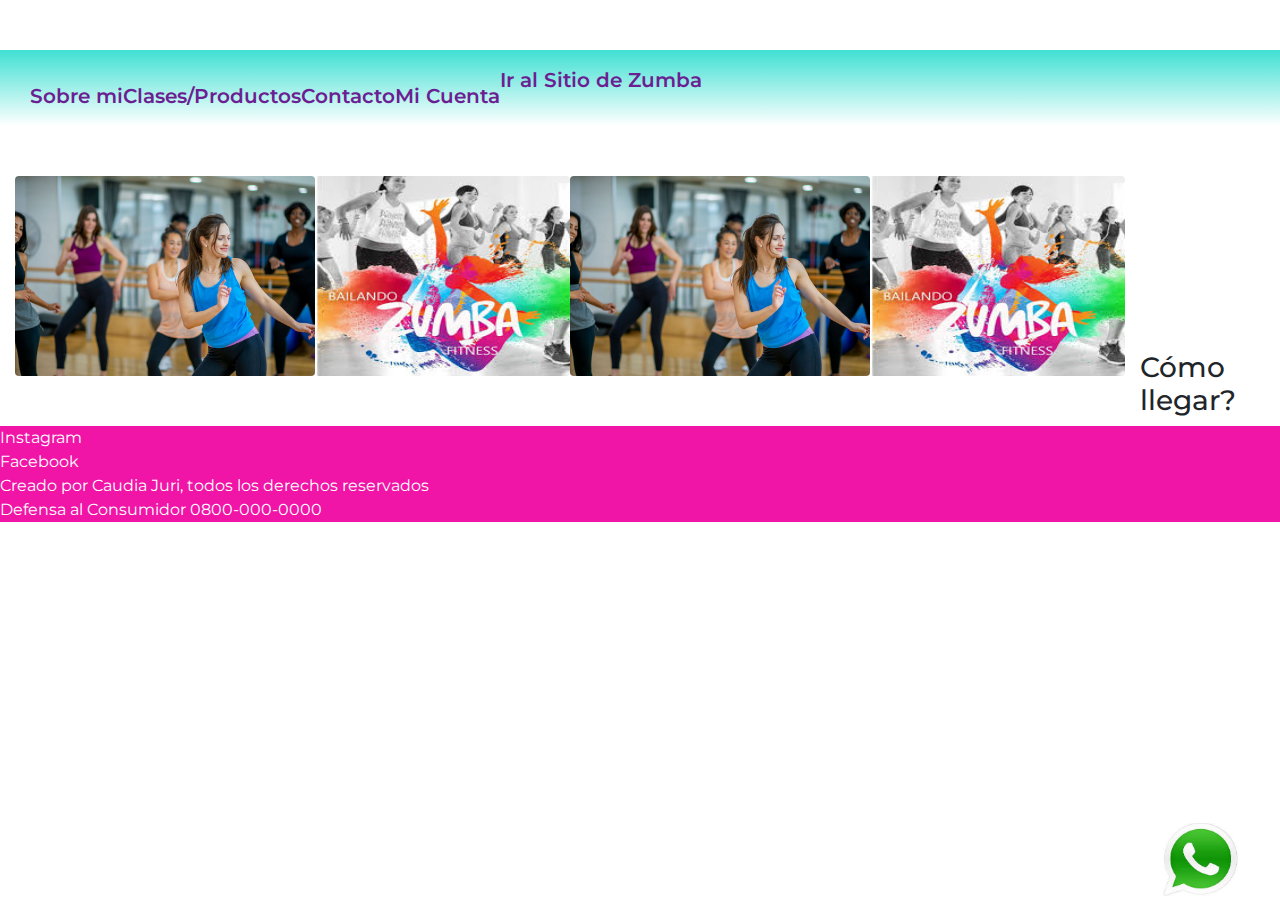
<file: index.html>
<!DOCTYPE html>
<html lang="en">
<head>
    <meta charset="UTF-8">
    <meta http-equiv="X-UA-Compatible" content="IE=edge">
    <meta name="viewport" content="width=device-width, initial-scale=1.0">
    <link rel="shortcut icon" href="img/favicon.jfif" type="image/x-icon">
    <link href="https://fonts.googleapis.com/css2?family=Montserrat:wght@100;300;600;800&display=swap" rel="stylesheet">

    <link rel="stylesheet" href="bootstrap-4.0.0/dist/css/bootstrap.min.css">
    <link rel="stylesheet" href="css/styles.css">
    
    <title>Mi primer sitio web</title>
</head>

<body>
    <header>

        <nav class="navbar navbar-expand-lg navbar-light bg-light nav-bar">
            <div class="container-fluid">
              
                <button class="navbar-toggler" type="button" data-bs-toggle="collapse" data-bs-target="#navbarSupportedContent" aria-controls="navbarSupportedContent" aria-expanded="false" aria-label="Toggle navigation">
                <span class="navbar-toggler-icon"></span>
              </button>

              <div class="collapse navbar-collapse" id="navbarSupportedContent">
                <ul class="navbar-nav me-auto mb-2 mb-lg-0">
                  <li class="nav-item">
                    <a class="nav-link active" aria-current="page" href="#"> <a href="pages/sobremi.html">Sobre mi </a>
                  </li>
                  <li class="nav-item">
                    <a class="nav-link" href="#"><a href="pages/clasesyproductos.html"> Clases/Productos</a>
                  </li>
                  <li class="nav-item">
                    <a class="nav-link" href="#"><a href="pages/contacto.html">Contacto</a>
                  </li>
                  <li class="nav-item">
                    <a class="nav-link" href="#"> <a href="pages/micuenta.html">Mi Cuenta</a>
                  </li>
                  <li> <a class="enlace-pagina"href="https://www.zumba.com/">Ir al Sitio de Zumba </a> 
                </li>
                </ul>
               
              </div>
            </div>
          </nav>


        <!--probando bootstrap

        <div class="grid-container">
            <div class="nav-bar">
                
                <li> <a href="pages/sobremi.html">Sobre mi </li>
                        
                <li> <a href="pages/clasesyproductos.html">Clases/Productos</a> </li>
    
                <li> <a href="pages/contacto.html">Contacto</a> </li>

                <li> <a href="pages/micuenta.html">Mi Cuenta</a> </li>
            
                <li> <a class="enlace-pagina"href="https://www.zumba.com/">Ir al Sitio de Zumba </a> </li>
            </div> --> 
    </header>
            
            <div class="main">
                <div class="caja1 container">
                    <img src="img/dandoclases.jfif" width="300" height="200" alt="Gente bailando" title="Aquí se muestra gente bailando zumba" class="rounded">
                    <img src="img/images.jfif" width="300" height="200" alt="Gente bailando" title="Aquí se muestra gente bailando zumba"class="rounded" >
                    <img src="img/dandoclases.jfif" width="300" height="200" alt="Gente bailando" title="Aquí se muestra gente bailando zumba"class="rounded" >
                    <img src="img/images.jfif" width="300" height="200" alt="Gente bailando" title="Aquí se muestra gente bailando zumba"class="rounded" >
                </div>    

            <div class="caja2">
                    <h3 class=mapa-title> Cómo llegar? </h3> 
                    <iframe class="mapa-google" src="https://www.google.com/maps/embed?pb=!1m18!1m12!1m3!1d109237.66425548634!2d-64.37153577804564!3d-31.174236799834926!2m3!1f0!2f0!3f0!3m2!1i1024!2i768!4f13.1!3m3!1m2!1s0x943281e108b7d621%3A0xd261737f0513ceab!2sOficina%20Comercial%20y%20Guardia%20de%20Epec!5e0!3m2!1ses-419!2sar!4v1647225133562!5m2!1ses-419!2sar" width="200" height="200" style="border:0;" allowfullscreen="" loading="lazy"></iframe>
                    </div>
            </div>      
        
         
        <a id="enlace-wapp" href="https://api.whatsapp.com/send?phone=+34662681"><img src="img/simbolo wapp.jpg" alt="Símbolo wapp" title="Wapp" width="80" height="80"></a>

        <footer class="footer"> 
            <p> Instagram <br> Facebook <br> Creado por Caudia Juri, todos los derechos reservados <br> Defensa al Consumidor 0800-000-0000 </p>  
        </footer>
    </div>

    <script src="https://cdn.jsdelivr.net/npm/bootstrap@5.1.3/dist/js/bootstrap.bundle.min.js" integrity="sha384-ka7Sk0Gln4gmtz2MlQnikT1wXgYsOg+OMhuP+IlRH9sENBO0LRn5q+8nbTov4+1p" crossorigin="anonymous">

    </script>

</body>
</html>
</file>
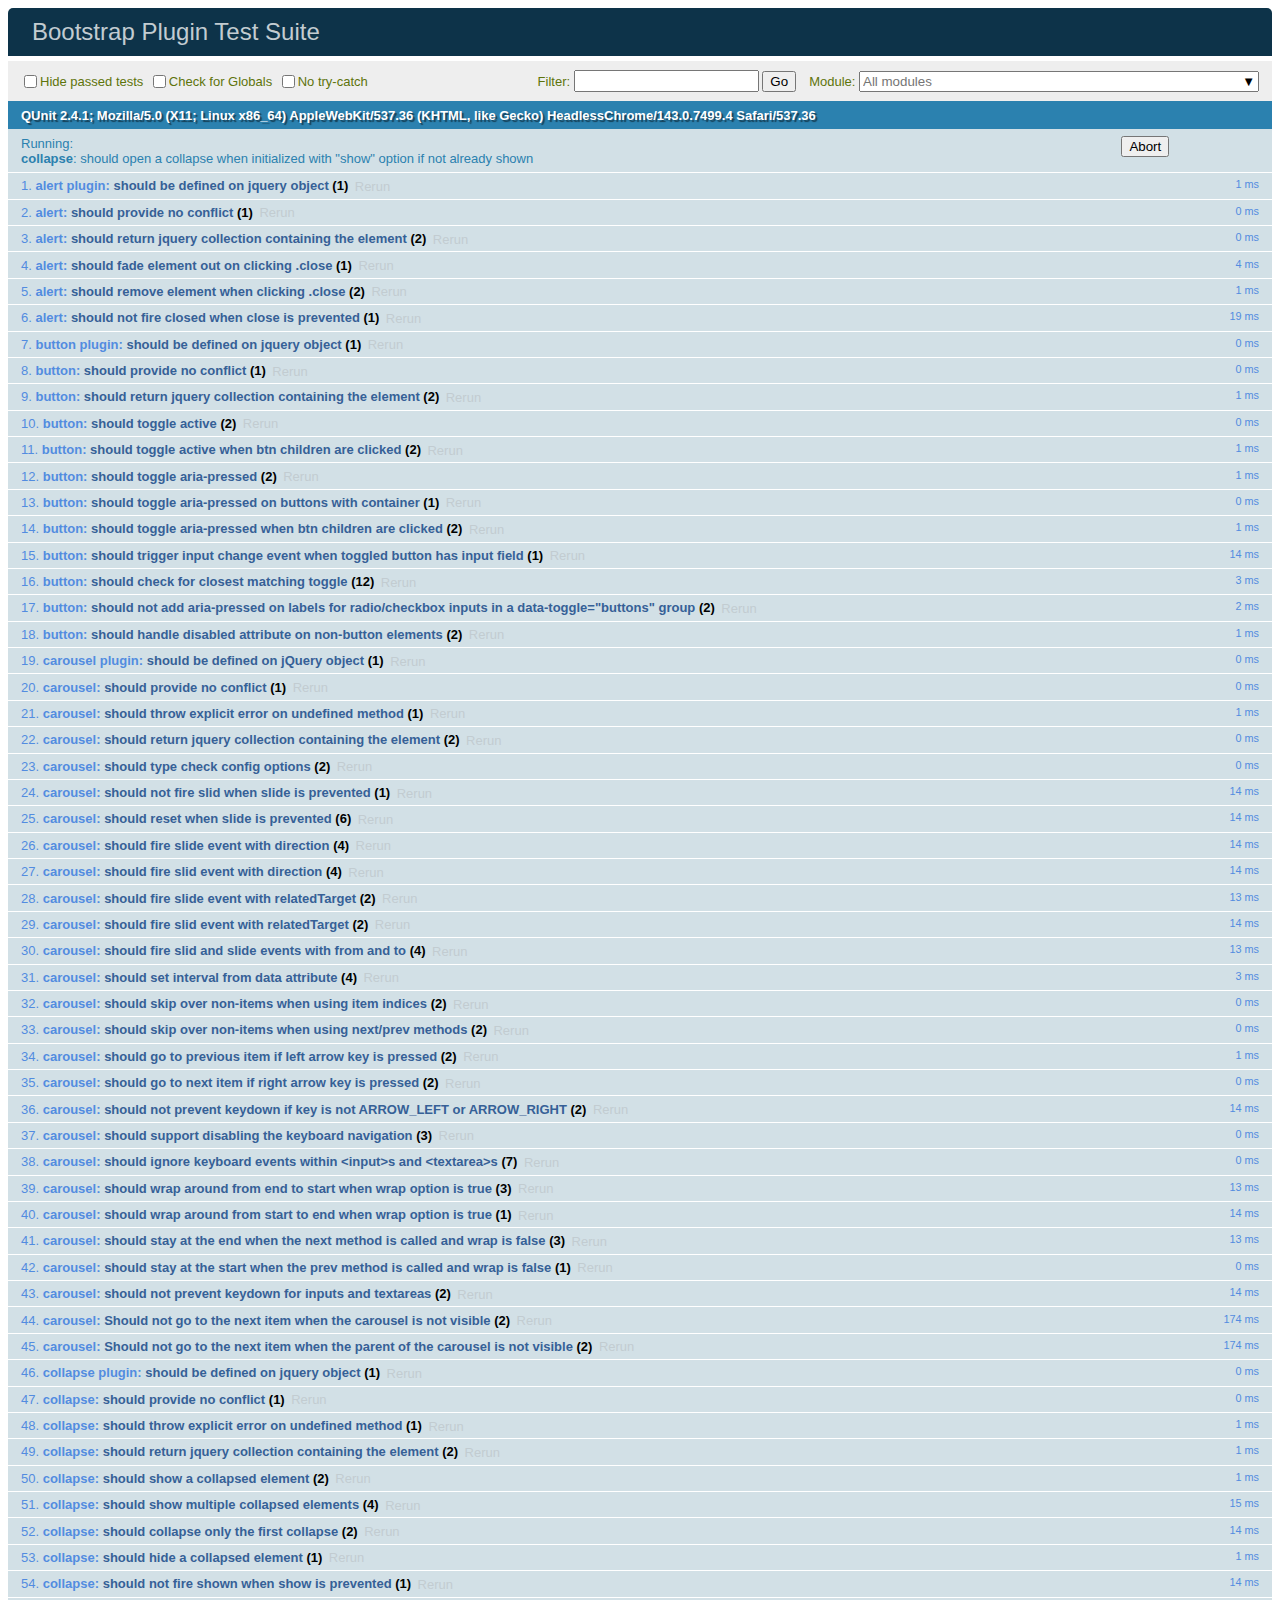
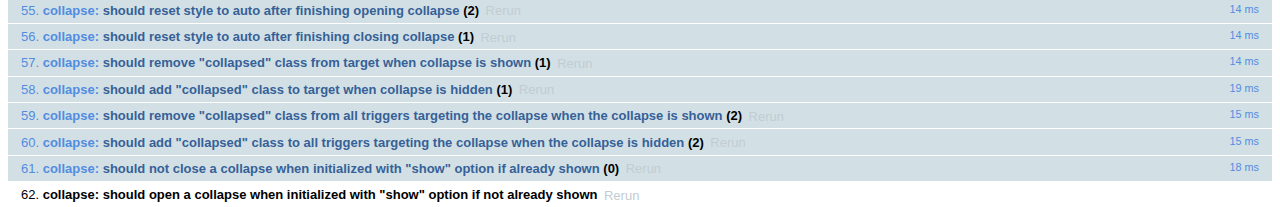
<file: bootstrap-4.0.0/js/tests/index.html>
<!doctype html>
<html lang="en">
  <head>
    <meta charset="utf-8">
    <meta name="viewport" content="width=device-width, initial-scale=1, shrink-to-fit=no">
    <title>Bootstrap Plugin Test Suite</title>

    <!-- jQuery -->
    <script>
      (function () {
        var path = '../../assets/js/vendor/jquery-slim.min.js'
        // get jquery param from the query string.
        var jQueryVersion = location.search.match(/[?&]jquery=(.*?)(?=&|$)/)

        // If a version was specified, use that version from our vendor folder
        if (jQueryVersion) {
          path = 'vendor/jquery-' + jQueryVersion[1] + '.min.js'
        }
        document.write('<script src="' + path + '"><\/script>')
      }())
    </script>
    <script src="../../assets/js/vendor/popper.min.js"></script>

    <!-- QUnit -->
    <link rel="stylesheet" href="vendor/qunit.css" media="screen">
    <script src="vendor/qunit.js"></script>

    <script>
      // Disable jQuery event aliases to ensure we don't accidentally use any of them
      [
        'blur',
        'focus',
        'focusin',
        'focusout',
        'resize',
        'scroll',
        'click',
        'dblclick',
        'mousedown',
        'mouseup',
        'mousemove',
        'mouseover',
        'mouseout',
        'mouseenter',
        'mouseleave',
        'change',
        'select',
        'submit',
        'keydown',
        'keypress',
        'keyup',
        'contextmenu'
      ].forEach(function(eventAlias) {
        $.fn[eventAlias] = function() {
          throw new Error('Using the ".' + eventAlias + '()" method is not allowed, so that Bootstrap can be compatible with custom jQuery builds which exclude the "event aliases" module that defines said method. See https://github.com/twbs/bootstrap/blob/master/CONTRIBUTING.md#js')
        }
      })

      // Require assert.expect in each test
      QUnit.config.requireExpects = true

      // See https://github.com/axemclion/grunt-saucelabs#test-result-details-with-qunit
      var log = []
      var testName

      QUnit.done(function(testResults) {
        var tests = []
        for (var i = 0; i < log.length; i++) {
          var details = log[i]
          tests.push({
            name: details.name,
            result: details.result,
            expected: details.expected,
            actual: details.actual,
            source: details.source
          })
        }
        testResults.tests = tests

        window.global_test_results = testResults
      })

      QUnit.testStart(function(testDetails) {
        QUnit.log(function(details) {
          if (!details.result) {
            details.name = testDetails.name
            log.push(details)
          }
        })
      })

      // Display fixture on-screen on iOS to avoid false positives
      // See https://github.com/twbs/bootstrap/pull/15955
      if (/iPhone|iPad|iPod/.test(navigator.userAgent)) {
        QUnit.begin(function() {
          $('#qunit-fixture').css({ top: 0, left: 0 })
        })

        QUnit.done(function() {
          $('#qunit-fixture').css({ top: '', left: '' })
        })
      }
    </script>

    <!-- Transpiled Plugins -->
    <script src="../dist/util.js"></script>
    <script src="../dist/alert.js"></script>
    <script src="../dist/button.js"></script>
    <script src="../dist/carousel.js"></script>
    <script src="../dist/collapse.js"></script>
    <script src="../dist/dropdown.js"></script>
    <script src="../dist/modal.js"></script>
    <script src="../dist/scrollspy.js"></script>
    <script src="../dist/tab.js"></script>
    <script src="../dist/tooltip.js"></script>
    <script src="../dist/popover.js"></script>

    <!-- Unit Tests -->
    <script src="unit/alert.js"></script>
    <script src="unit/button.js"></script>
    <script src="unit/carousel.js"></script>
    <script src="unit/collapse.js"></script>
    <script src="unit/dropdown.js"></script>
    <script src="unit/modal.js"></script>
    <script src="unit/scrollspy.js"></script>
    <script src="unit/tab.js"></script>
    <script src="unit/tooltip.js"></script>
    <script src="unit/popover.js"></script>
    <script src="unit/util.js"></script>
  </head>
  <body>
    <div id="qunit-container">
      <div id="qunit"></div>
      <div id="qunit-fixture"></div>
    </div>
  </body>
</html>
</file>
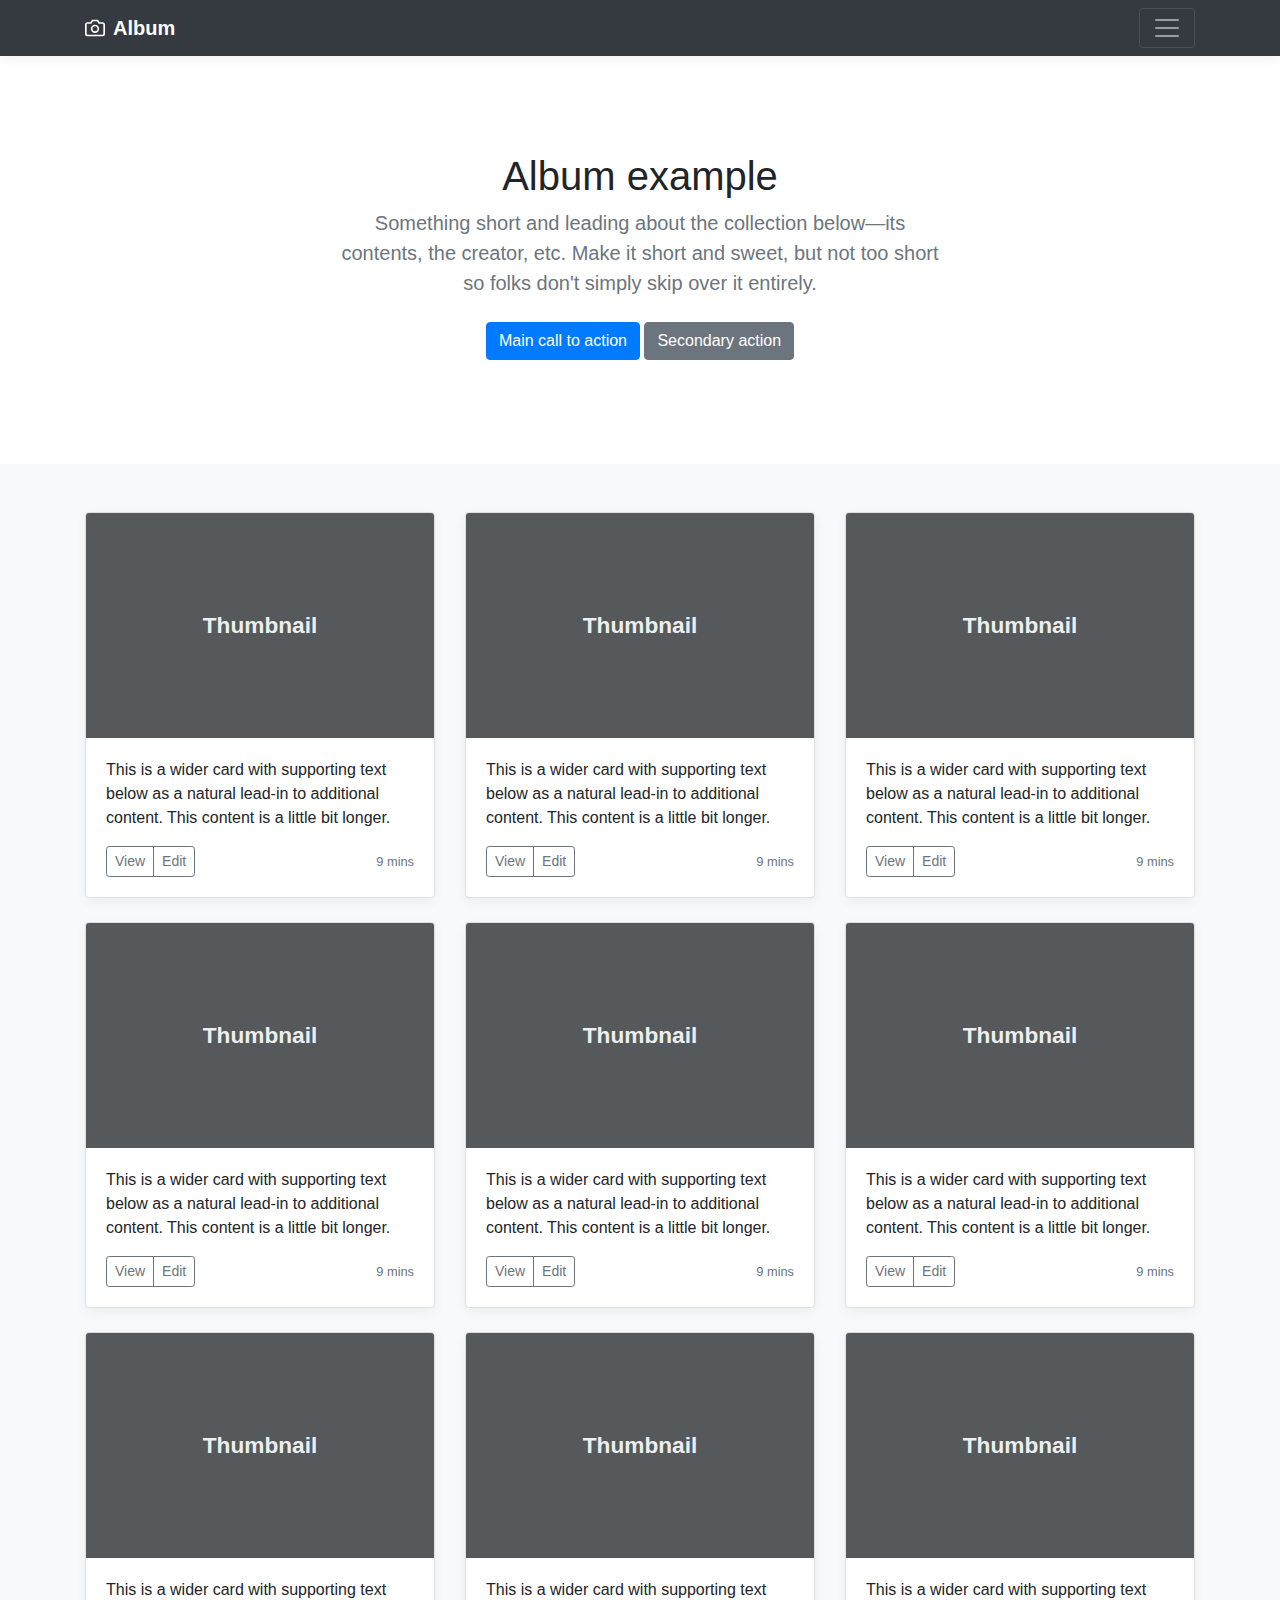
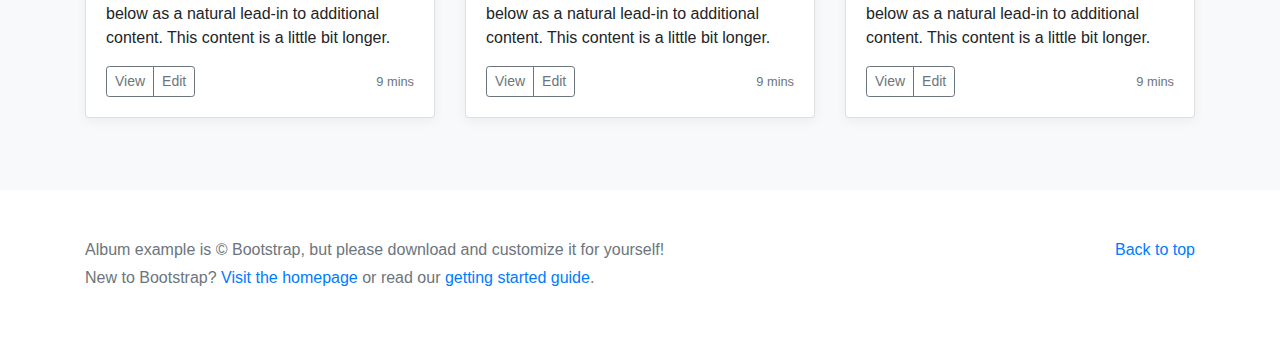
<file: bootstrap-4.0.0/docs/4.0/examples/album/index.html>
<!doctype html>
<html lang="en">
  <head>
    <meta charset="utf-8">
    <meta name="viewport" content="width=device-width, initial-scale=1, shrink-to-fit=no">
    <meta name="description" content="">
    <meta name="author" content="">
    <link rel="icon" href="../../../../favicon.ico">

    <title>Album example for Bootstrap</title>

    <!-- Bootstrap core CSS -->
    <link href="../../../../dist/css/bootstrap.min.css" rel="stylesheet">

    <!-- Custom styles for this template -->
    <link href="album.css" rel="stylesheet">
  </head>

  <body>

    <header>
      <div class="collapse bg-dark" id="navbarHeader">
        <div class="container">
          <div class="row">
            <div class="col-sm-8 col-md-7 py-4">
              <h4 class="text-white">About</h4>
              <p class="text-muted">Add some information about the album below, the author, or any other background context. Make it a few sentences long so folks can pick up some informative tidbits. Then, link them off to some social networking sites or contact information.</p>
            </div>
            <div class="col-sm-4 offset-md-1 py-4">
              <h4 class="text-white">Contact</h4>
              <ul class="list-unstyled">
                <li><a href="#" class="text-white">Follow on Twitter</a></li>
                <li><a href="#" class="text-white">Like on Facebook</a></li>
                <li><a href="#" class="text-white">Email me</a></li>
              </ul>
            </div>
          </div>
        </div>
      </div>
      <div class="navbar navbar-dark bg-dark box-shadow">
        <div class="container d-flex justify-content-between">
          <a href="#" class="navbar-brand d-flex align-items-center">
            <svg xmlns="http://www.w3.org/2000/svg" width="20" height="20" viewBox="0 0 24 24" fill="none" stroke="currentColor" stroke-width="2" stroke-linecap="round" stroke-linejoin="round" class="mr-2"><path d="M23 19a2 2 0 0 1-2 2H3a2 2 0 0 1-2-2V8a2 2 0 0 1 2-2h4l2-3h6l2 3h4a2 2 0 0 1 2 2z"></path><circle cx="12" cy="13" r="4"></circle></svg>
            <strong>Album</strong>
          </a>
          <button class="navbar-toggler" type="button" data-toggle="collapse" data-target="#navbarHeader" aria-controls="navbarHeader" aria-expanded="false" aria-label="Toggle navigation">
            <span class="navbar-toggler-icon"></span>
          </button>
        </div>
      </div>
    </header>

    <main role="main">

      <section class="jumbotron text-center">
        <div class="container">
          <h1 class="jumbotron-heading">Album example</h1>
          <p class="lead text-muted">Something short and leading about the collection below—its contents, the creator, etc. Make it short and sweet, but not too short so folks don't simply skip over it entirely.</p>
          <p>
            <a href="#" class="btn btn-primary my-2">Main call to action</a>
            <a href="#" class="btn btn-secondary my-2">Secondary action</a>
          </p>
        </div>
      </section>

      <div class="album py-5 bg-light">
        <div class="container">

          <div class="row">
            <div class="col-md-4">
              <div class="card mb-4 box-shadow">
                <img class="card-img-top" data-src="holder.js/100px225?theme=thumb&bg=55595c&fg=eceeef&text=Thumbnail" alt="Card image cap">
                <div class="card-body">
                  <p class="card-text">This is a wider card with supporting text below as a natural lead-in to additional content. This content is a little bit longer.</p>
                  <div class="d-flex justify-content-between align-items-center">
                    <div class="btn-group">
                      <button type="button" class="btn btn-sm btn-outline-secondary">View</button>
                      <button type="button" class="btn btn-sm btn-outline-secondary">Edit</button>
                    </div>
                    <small class="text-muted">9 mins</small>
                  </div>
                </div>
              </div>
            </div>
            <div class="col-md-4">
              <div class="card mb-4 box-shadow">
                <img class="card-img-top" data-src="holder.js/100px225?theme=thumb&bg=55595c&fg=eceeef&text=Thumbnail" alt="Card image cap">
                <div class="card-body">
                  <p class="card-text">This is a wider card with supporting text below as a natural lead-in to additional content. This content is a little bit longer.</p>
                  <div class="d-flex justify-content-between align-items-center">
                    <div class="btn-group">
                      <button type="button" class="btn btn-sm btn-outline-secondary">View</button>
                      <button type="button" class="btn btn-sm btn-outline-secondary">Edit</button>
                    </div>
                    <small class="text-muted">9 mins</small>
                  </div>
                </div>
              </div>
            </div>
            <div class="col-md-4">
              <div class="card mb-4 box-shadow">
                <img class="card-img-top" data-src="holder.js/100px225?theme=thumb&bg=55595c&fg=eceeef&text=Thumbnail" alt="Card image cap">
                <div class="card-body">
                  <p class="card-text">This is a wider card with supporting text below as a natural lead-in to additional content. This content is a little bit longer.</p>
                  <div class="d-flex justify-content-between align-items-center">
                    <div class="btn-group">
                      <button type="button" class="btn btn-sm btn-outline-secondary">View</button>
                      <button type="button" class="btn btn-sm btn-outline-secondary">Edit</button>
                    </div>
                    <small class="text-muted">9 mins</small>
                  </div>
                </div>
              </div>
            </div>

            <div class="col-md-4">
              <div class="card mb-4 box-shadow">
                <img class="card-img-top" data-src="holder.js/100px225?theme=thumb&bg=55595c&fg=eceeef&text=Thumbnail" alt="Card image cap">
                <div class="card-body">
                  <p class="card-text">This is a wider card with supporting text below as a natural lead-in to additional content. This content is a little bit longer.</p>
                  <div class="d-flex justify-content-between align-items-center">
                    <div class="btn-group">
                      <button type="button" class="btn btn-sm btn-outline-secondary">View</button>
                      <button type="button" class="btn btn-sm btn-outline-secondary">Edit</button>
                    </div>
                    <small class="text-muted">9 mins</small>
                  </div>
                </div>
              </div>
            </div>
            <div class="col-md-4">
              <div class="card mb-4 box-shadow">
                <img class="card-img-top" data-src="holder.js/100px225?theme=thumb&bg=55595c&fg=eceeef&text=Thumbnail" alt="Card image cap">
                <div class="card-body">
                  <p class="card-text">This is a wider card with supporting text below as a natural lead-in to additional content. This content is a little bit longer.</p>
                  <div class="d-flex justify-content-between align-items-center">
                    <div class="btn-group">
                      <button type="button" class="btn btn-sm btn-outline-secondary">View</button>
                      <button type="button" class="btn btn-sm btn-outline-secondary">Edit</button>
                    </div>
                    <small class="text-muted">9 mins</small>
                  </div>
                </div>
              </div>
            </div>
            <div class="col-md-4">
              <div class="card mb-4 box-shadow">
                <img class="card-img-top" data-src="holder.js/100px225?theme=thumb&bg=55595c&fg=eceeef&text=Thumbnail" alt="Card image cap">
                <div class="card-body">
                  <p class="card-text">This is a wider card with supporting text below as a natural lead-in to additional content. This content is a little bit longer.</p>
                  <div class="d-flex justify-content-between align-items-center">
                    <div class="btn-group">
                      <button type="button" class="btn btn-sm btn-outline-secondary">View</button>
                      <button type="button" class="btn btn-sm btn-outline-secondary">Edit</button>
                    </div>
                    <small class="text-muted">9 mins</small>
                  </div>
                </div>
              </div>
            </div>

            <div class="col-md-4">
              <div class="card mb-4 box-shadow">
                <img class="card-img-top" data-src="holder.js/100px225?theme=thumb&bg=55595c&fg=eceeef&text=Thumbnail" alt="Card image cap">
                <div class="card-body">
                  <p class="card-text">This is a wider card with supporting text below as a natural lead-in to additional content. This content is a little bit longer.</p>
                  <div class="d-flex justify-content-between align-items-center">
                    <div class="btn-group">
                      <button type="button" class="btn btn-sm btn-outline-secondary">View</button>
                      <button type="button" class="btn btn-sm btn-outline-secondary">Edit</button>
                    </div>
                    <small class="text-muted">9 mins</small>
                  </div>
                </div>
              </div>
            </div>
            <div class="col-md-4">
              <div class="card mb-4 box-shadow">
                <img class="card-img-top" data-src="holder.js/100px225?theme=thumb&bg=55595c&fg=eceeef&text=Thumbnail" alt="Card image cap">
                <div class="card-body">
                  <p class="card-text">This is a wider card with supporting text below as a natural lead-in to additional content. This content is a little bit longer.</p>
                  <div class="d-flex justify-content-between align-items-center">
                    <div class="btn-group">
                      <button type="button" class="btn btn-sm btn-outline-secondary">View</button>
                      <button type="button" class="btn btn-sm btn-outline-secondary">Edit</button>
                    </div>
                    <small class="text-muted">9 mins</small>
                  </div>
                </div>
              </div>
            </div>
            <div class="col-md-4">
              <div class="card mb-4 box-shadow">
                <img class="card-img-top" data-src="holder.js/100px225?theme=thumb&bg=55595c&fg=eceeef&text=Thumbnail" alt="Card image cap">
                <div class="card-body">
                  <p class="card-text">This is a wider card with supporting text below as a natural lead-in to additional content. This content is a little bit longer.</p>
                  <div class="d-flex justify-content-between align-items-center">
                    <div class="btn-group">
                      <button type="button" class="btn btn-sm btn-outline-secondary">View</button>
                      <button type="button" class="btn btn-sm btn-outline-secondary">Edit</button>
                    </div>
                    <small class="text-muted">9 mins</small>
                  </div>
                </div>
              </div>
            </div>
          </div>
        </div>
      </div>

    </main>

    <footer class="text-muted">
      <div class="container">
        <p class="float-right">
          <a href="#">Back to top</a>
        </p>
        <p>Album example is &copy; Bootstrap, but please download and customize it for yourself!</p>
        <p>New to Bootstrap? <a href="../../">Visit the homepage</a> or read our <a href="../../getting-started/">getting started guide</a>.</p>
      </div>
    </footer>

    <!-- Bootstrap core JavaScript
    ================================================== -->
    <!-- Placed at the end of the document so the pages load faster -->
    <script src="https://code.jquery.com/jquery-3.2.1.slim.min.js" integrity="sha384-KJ3o2DKtIkvYIK3UENzmM7KCkRr/rE9/Qpg6aAZGJwFDMVNA/GpGFF93hXpG5KkN" crossorigin="anonymous"></script>
    <script>window.jQuery || document.write('<script src="../../../../assets/js/vendor/jquery-slim.min.js"><\/script>')</script>
    <script src="../../../../assets/js/vendor/popper.min.js"></script>
    <script src="../../../../dist/js/bootstrap.min.js"></script>
    <script src="../../../../assets/js/vendor/holder.min.js"></script>
  </body>
</html>
</file>
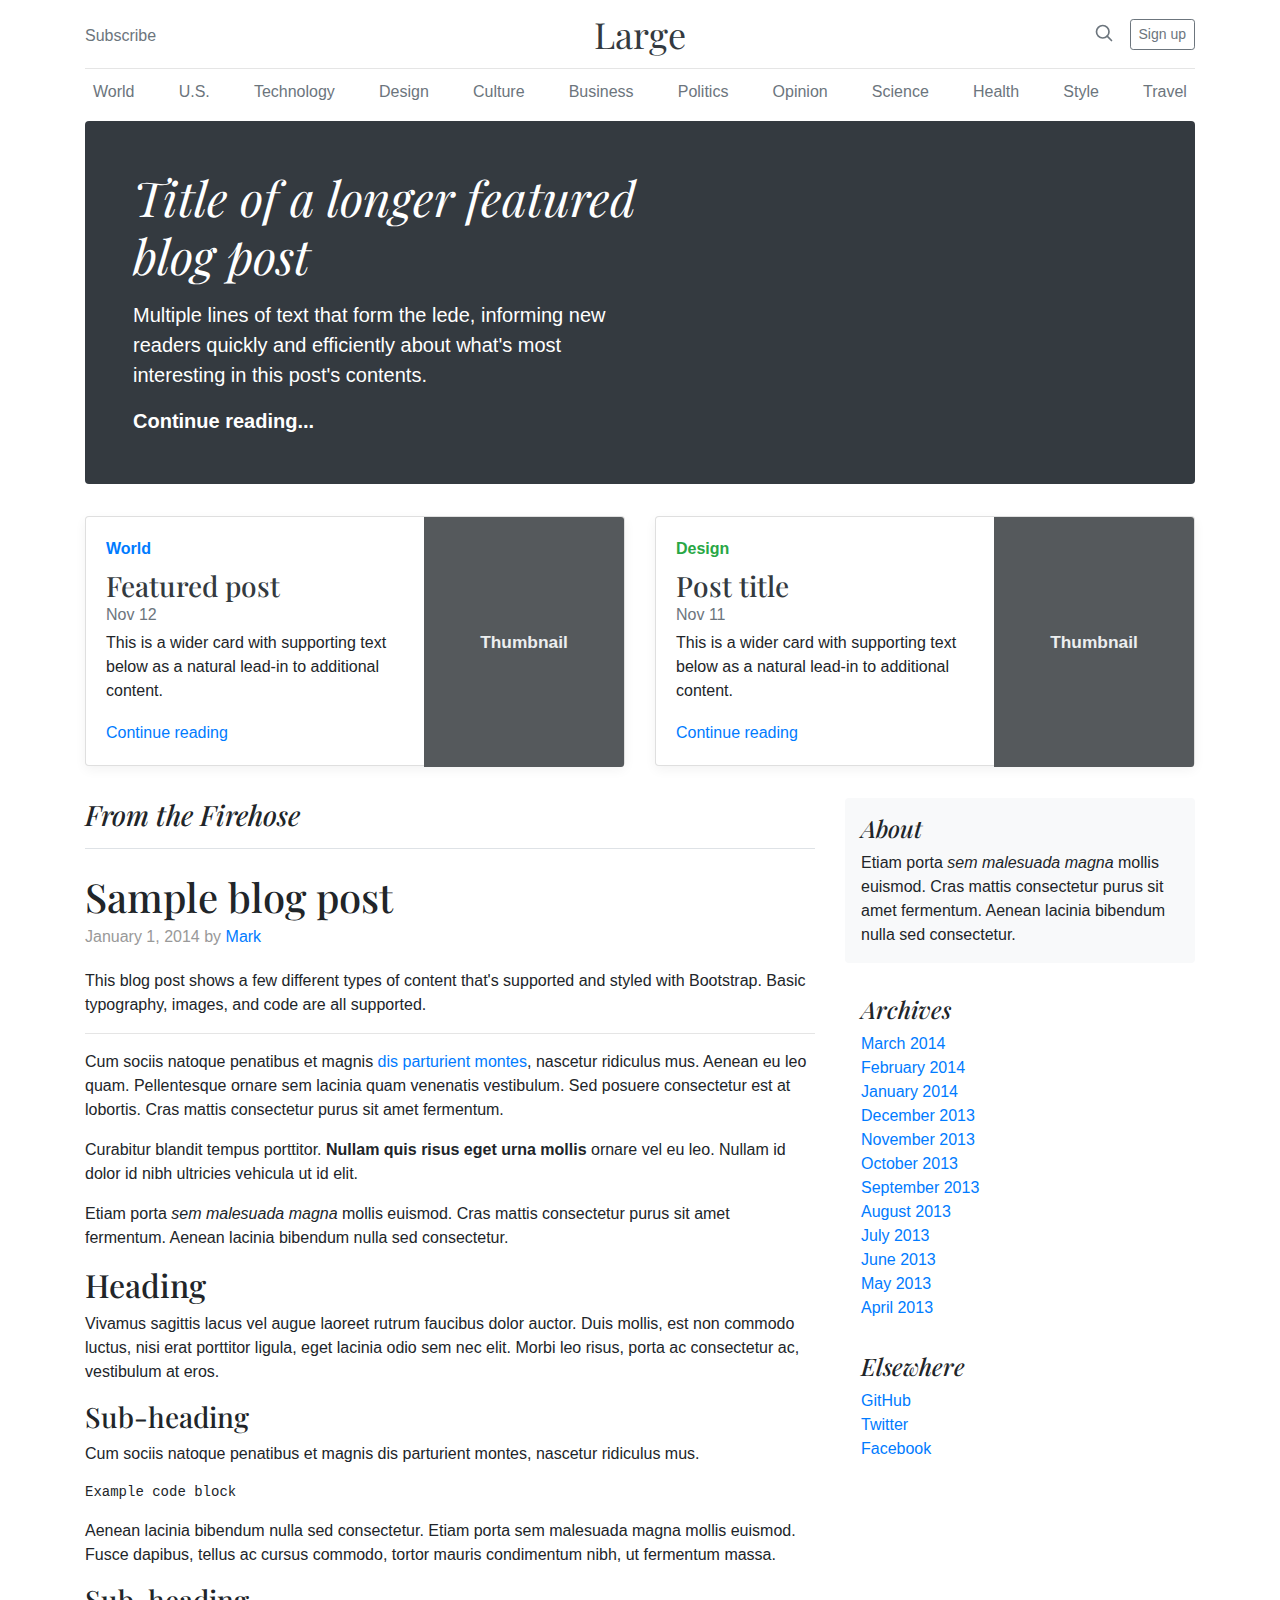
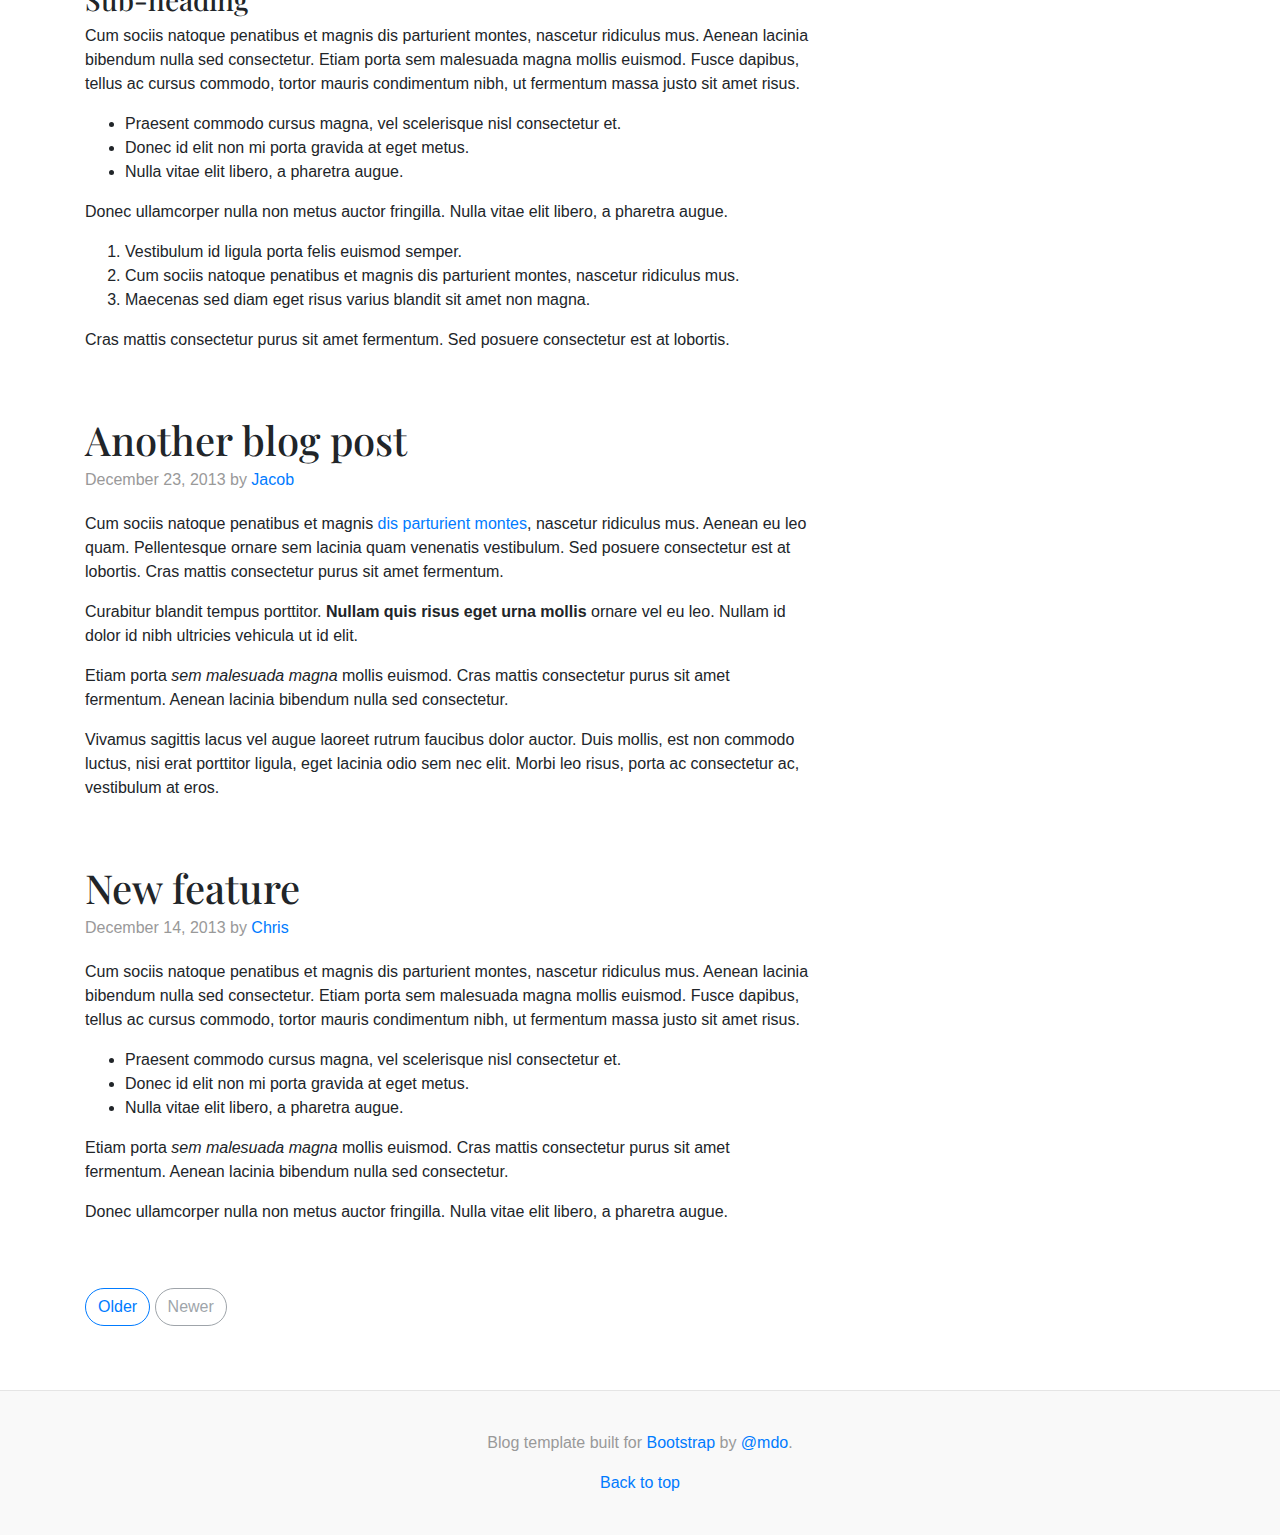
<file: bootstrap-4.0.0/docs/4.0/examples/blog/index.html>
<!doctype html>
<html lang="en">
  <head>
    <meta charset="utf-8">
    <meta name="viewport" content="width=device-width, initial-scale=1, shrink-to-fit=no">
    <meta name="description" content="">
    <meta name="author" content="">
    <link rel="icon" href="../../../../favicon.ico">

    <title>Blog Template for Bootstrap</title>

    <!-- Bootstrap core CSS -->
    <link href="../../../../dist/css/bootstrap.min.css" rel="stylesheet">

    <!-- Custom styles for this template -->
    <link href="https://fonts.googleapis.com/css?family=Playfair+Display:700,900" rel="stylesheet">
    <link href="blog.css" rel="stylesheet">
  </head>

  <body>

    <div class="container">
      <header class="blog-header py-3">
        <div class="row flex-nowrap justify-content-between align-items-center">
          <div class="col-4 pt-1">
            <a class="text-muted" href="#">Subscribe</a>
          </div>
          <div class="col-4 text-center">
            <a class="blog-header-logo text-dark" href="#">Large</a>
          </div>
          <div class="col-4 d-flex justify-content-end align-items-center">
            <a class="text-muted" href="#">
              <svg xmlns="http://www.w3.org/2000/svg" width="20" height="20" viewBox="0 0 24 24" fill="none" stroke="currentColor" stroke-width="2" stroke-linecap="round" stroke-linejoin="round" class="mx-3"><circle cx="10.5" cy="10.5" r="7.5"></circle><line x1="21" y1="21" x2="15.8" y2="15.8"></line></svg>
            </a>
            <a class="btn btn-sm btn-outline-secondary" href="#">Sign up</a>
          </div>
        </div>
      </header>

      <div class="nav-scroller py-1 mb-2">
        <nav class="nav d-flex justify-content-between">
          <a class="p-2 text-muted" href="#">World</a>
          <a class="p-2 text-muted" href="#">U.S.</a>
          <a class="p-2 text-muted" href="#">Technology</a>
          <a class="p-2 text-muted" href="#">Design</a>
          <a class="p-2 text-muted" href="#">Culture</a>
          <a class="p-2 text-muted" href="#">Business</a>
          <a class="p-2 text-muted" href="#">Politics</a>
          <a class="p-2 text-muted" href="#">Opinion</a>
          <a class="p-2 text-muted" href="#">Science</a>
          <a class="p-2 text-muted" href="#">Health</a>
          <a class="p-2 text-muted" href="#">Style</a>
          <a class="p-2 text-muted" href="#">Travel</a>
        </nav>
      </div>

      <div class="jumbotron p-3 p-md-5 text-white rounded bg-dark">
        <div class="col-md-6 px-0">
          <h1 class="display-4 font-italic">Title of a longer featured blog post</h1>
          <p class="lead my-3">Multiple lines of text that form the lede, informing new readers quickly and efficiently about what's most interesting in this post's contents.</p>
          <p class="lead mb-0"><a href="#" class="text-white font-weight-bold">Continue reading...</a></p>
        </div>
      </div>

      <div class="row mb-2">
        <div class="col-md-6">
          <div class="card flex-md-row mb-4 box-shadow h-md-250">
            <div class="card-body d-flex flex-column align-items-start">
              <strong class="d-inline-block mb-2 text-primary">World</strong>
              <h3 class="mb-0">
                <a class="text-dark" href="#">Featured post</a>
              </h3>
              <div class="mb-1 text-muted">Nov 12</div>
              <p class="card-text mb-auto">This is a wider card with supporting text below as a natural lead-in to additional content.</p>
              <a href="#">Continue reading</a>
            </div>
            <img class="card-img-right flex-auto d-none d-md-block" data-src="holder.js/200x250?theme=thumb" alt="Card image cap">
          </div>
        </div>
        <div class="col-md-6">
          <div class="card flex-md-row mb-4 box-shadow h-md-250">
            <div class="card-body d-flex flex-column align-items-start">
              <strong class="d-inline-block mb-2 text-success">Design</strong>
              <h3 class="mb-0">
                <a class="text-dark" href="#">Post title</a>
              </h3>
              <div class="mb-1 text-muted">Nov 11</div>
              <p class="card-text mb-auto">This is a wider card with supporting text below as a natural lead-in to additional content.</p>
              <a href="#">Continue reading</a>
            </div>
            <img class="card-img-right flex-auto d-none d-md-block" data-src="holder.js/200x250?theme=thumb" alt="Card image cap">
          </div>
        </div>
      </div>
    </div>

    <main role="main" class="container">
      <div class="row">
        <div class="col-md-8 blog-main">
          <h3 class="pb-3 mb-4 font-italic border-bottom">
            From the Firehose
          </h3>

          <div class="blog-post">
            <h2 class="blog-post-title">Sample blog post</h2>
            <p class="blog-post-meta">January 1, 2014 by <a href="#">Mark</a></p>

            <p>This blog post shows a few different types of content that's supported and styled with Bootstrap. Basic typography, images, and code are all supported.</p>
            <hr>
            <p>Cum sociis natoque penatibus et magnis <a href="#">dis parturient montes</a>, nascetur ridiculus mus. Aenean eu leo quam. Pellentesque ornare sem lacinia quam venenatis vestibulum. Sed posuere consectetur est at lobortis. Cras mattis consectetur purus sit amet fermentum.</p>
            <blockquote>
              <p>Curabitur blandit tempus porttitor. <strong>Nullam quis risus eget urna mollis</strong> ornare vel eu leo. Nullam id dolor id nibh ultricies vehicula ut id elit.</p>
            </blockquote>
            <p>Etiam porta <em>sem malesuada magna</em> mollis euismod. Cras mattis consectetur purus sit amet fermentum. Aenean lacinia bibendum nulla sed consectetur.</p>
            <h2>Heading</h2>
            <p>Vivamus sagittis lacus vel augue laoreet rutrum faucibus dolor auctor. Duis mollis, est non commodo luctus, nisi erat porttitor ligula, eget lacinia odio sem nec elit. Morbi leo risus, porta ac consectetur ac, vestibulum at eros.</p>
            <h3>Sub-heading</h3>
            <p>Cum sociis natoque penatibus et magnis dis parturient montes, nascetur ridiculus mus.</p>
            <pre><code>Example code block</code></pre>
            <p>Aenean lacinia bibendum nulla sed consectetur. Etiam porta sem malesuada magna mollis euismod. Fusce dapibus, tellus ac cursus commodo, tortor mauris condimentum nibh, ut fermentum massa.</p>
            <h3>Sub-heading</h3>
            <p>Cum sociis natoque penatibus et magnis dis parturient montes, nascetur ridiculus mus. Aenean lacinia bibendum nulla sed consectetur. Etiam porta sem malesuada magna mollis euismod. Fusce dapibus, tellus ac cursus commodo, tortor mauris condimentum nibh, ut fermentum massa justo sit amet risus.</p>
            <ul>
              <li>Praesent commodo cursus magna, vel scelerisque nisl consectetur et.</li>
              <li>Donec id elit non mi porta gravida at eget metus.</li>
              <li>Nulla vitae elit libero, a pharetra augue.</li>
            </ul>
            <p>Donec ullamcorper nulla non metus auctor fringilla. Nulla vitae elit libero, a pharetra augue.</p>
            <ol>
              <li>Vestibulum id ligula porta felis euismod semper.</li>
              <li>Cum sociis natoque penatibus et magnis dis parturient montes, nascetur ridiculus mus.</li>
              <li>Maecenas sed diam eget risus varius blandit sit amet non magna.</li>
            </ol>
            <p>Cras mattis consectetur purus sit amet fermentum. Sed posuere consectetur est at lobortis.</p>
          </div><!-- /.blog-post -->

          <div class="blog-post">
            <h2 class="blog-post-title">Another blog post</h2>
            <p class="blog-post-meta">December 23, 2013 by <a href="#">Jacob</a></p>

            <p>Cum sociis natoque penatibus et magnis <a href="#">dis parturient montes</a>, nascetur ridiculus mus. Aenean eu leo quam. Pellentesque ornare sem lacinia quam venenatis vestibulum. Sed posuere consectetur est at lobortis. Cras mattis consectetur purus sit amet fermentum.</p>
            <blockquote>
              <p>Curabitur blandit tempus porttitor. <strong>Nullam quis risus eget urna mollis</strong> ornare vel eu leo. Nullam id dolor id nibh ultricies vehicula ut id elit.</p>
            </blockquote>
            <p>Etiam porta <em>sem malesuada magna</em> mollis euismod. Cras mattis consectetur purus sit amet fermentum. Aenean lacinia bibendum nulla sed consectetur.</p>
            <p>Vivamus sagittis lacus vel augue laoreet rutrum faucibus dolor auctor. Duis mollis, est non commodo luctus, nisi erat porttitor ligula, eget lacinia odio sem nec elit. Morbi leo risus, porta ac consectetur ac, vestibulum at eros.</p>
          </div><!-- /.blog-post -->

          <div class="blog-post">
            <h2 class="blog-post-title">New feature</h2>
            <p class="blog-post-meta">December 14, 2013 by <a href="#">Chris</a></p>

            <p>Cum sociis natoque penatibus et magnis dis parturient montes, nascetur ridiculus mus. Aenean lacinia bibendum nulla sed consectetur. Etiam porta sem malesuada magna mollis euismod. Fusce dapibus, tellus ac cursus commodo, tortor mauris condimentum nibh, ut fermentum massa justo sit amet risus.</p>
            <ul>
              <li>Praesent commodo cursus magna, vel scelerisque nisl consectetur et.</li>
              <li>Donec id elit non mi porta gravida at eget metus.</li>
              <li>Nulla vitae elit libero, a pharetra augue.</li>
            </ul>
            <p>Etiam porta <em>sem malesuada magna</em> mollis euismod. Cras mattis consectetur purus sit amet fermentum. Aenean lacinia bibendum nulla sed consectetur.</p>
            <p>Donec ullamcorper nulla non metus auctor fringilla. Nulla vitae elit libero, a pharetra augue.</p>
          </div><!-- /.blog-post -->

          <nav class="blog-pagination">
            <a class="btn btn-outline-primary" href="#">Older</a>
            <a class="btn btn-outline-secondary disabled" href="#">Newer</a>
          </nav>

        </div><!-- /.blog-main -->

        <aside class="col-md-4 blog-sidebar">
          <div class="p-3 mb-3 bg-light rounded">
            <h4 class="font-italic">About</h4>
            <p class="mb-0">Etiam porta <em>sem malesuada magna</em> mollis euismod. Cras mattis consectetur purus sit amet fermentum. Aenean lacinia bibendum nulla sed consectetur.</p>
          </div>

          <div class="p-3">
            <h4 class="font-italic">Archives</h4>
            <ol class="list-unstyled mb-0">
              <li><a href="#">March 2014</a></li>
              <li><a href="#">February 2014</a></li>
              <li><a href="#">January 2014</a></li>
              <li><a href="#">December 2013</a></li>
              <li><a href="#">November 2013</a></li>
              <li><a href="#">October 2013</a></li>
              <li><a href="#">September 2013</a></li>
              <li><a href="#">August 2013</a></li>
              <li><a href="#">July 2013</a></li>
              <li><a href="#">June 2013</a></li>
              <li><a href="#">May 2013</a></li>
              <li><a href="#">April 2013</a></li>
            </ol>
          </div>

          <div class="p-3">
            <h4 class="font-italic">Elsewhere</h4>
            <ol class="list-unstyled">
              <li><a href="#">GitHub</a></li>
              <li><a href="#">Twitter</a></li>
              <li><a href="#">Facebook</a></li>
            </ol>
          </div>
        </aside><!-- /.blog-sidebar -->

      </div><!-- /.row -->

    </main><!-- /.container -->

    <footer class="blog-footer">
      <p>Blog template built for <a href="https://getbootstrap.com/">Bootstrap</a> by <a href="https://twitter.com/mdo">@mdo</a>.</p>
      <p>
        <a href="#">Back to top</a>
      </p>
    </footer>

    <!-- Bootstrap core JavaScript
    ================================================== -->
    <!-- Placed at the end of the document so the pages load faster -->
    <script src="https://code.jquery.com/jquery-3.2.1.slim.min.js" integrity="sha384-KJ3o2DKtIkvYIK3UENzmM7KCkRr/rE9/Qpg6aAZGJwFDMVNA/GpGFF93hXpG5KkN" crossorigin="anonymous"></script>
    <script>window.jQuery || document.write('<script src="../../../../assets/js/vendor/jquery-slim.min.js"><\/script>')</script>
    <script src="../../../../assets/js/vendor/popper.min.js"></script>
    <script src="../../../../dist/js/bootstrap.min.js"></script>
    <script src="../../../../assets/js/vendor/holder.min.js"></script>
    <script>
      Holder.addTheme('thumb', {
        bg: '#55595c',
        fg: '#eceeef',
        text: 'Thumbnail'
      });
    </script>
  </body>
</html>
</file>
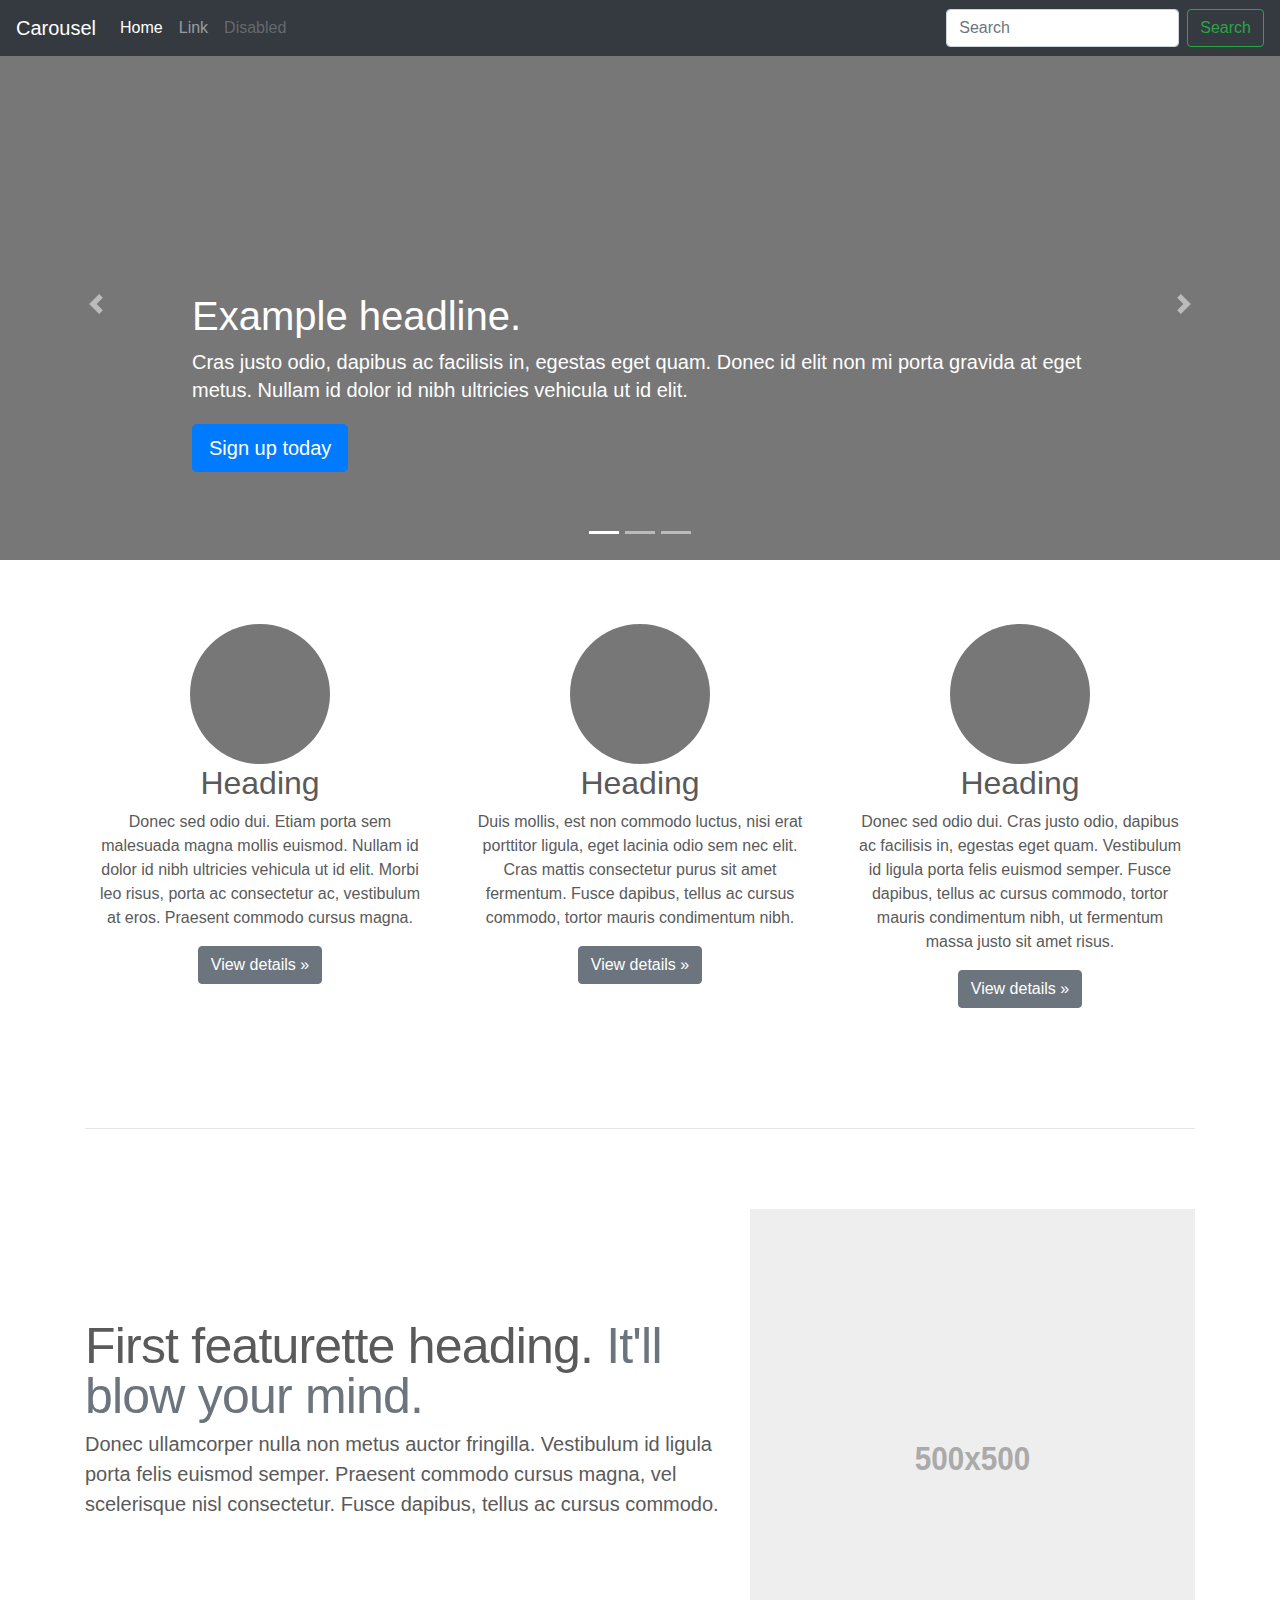
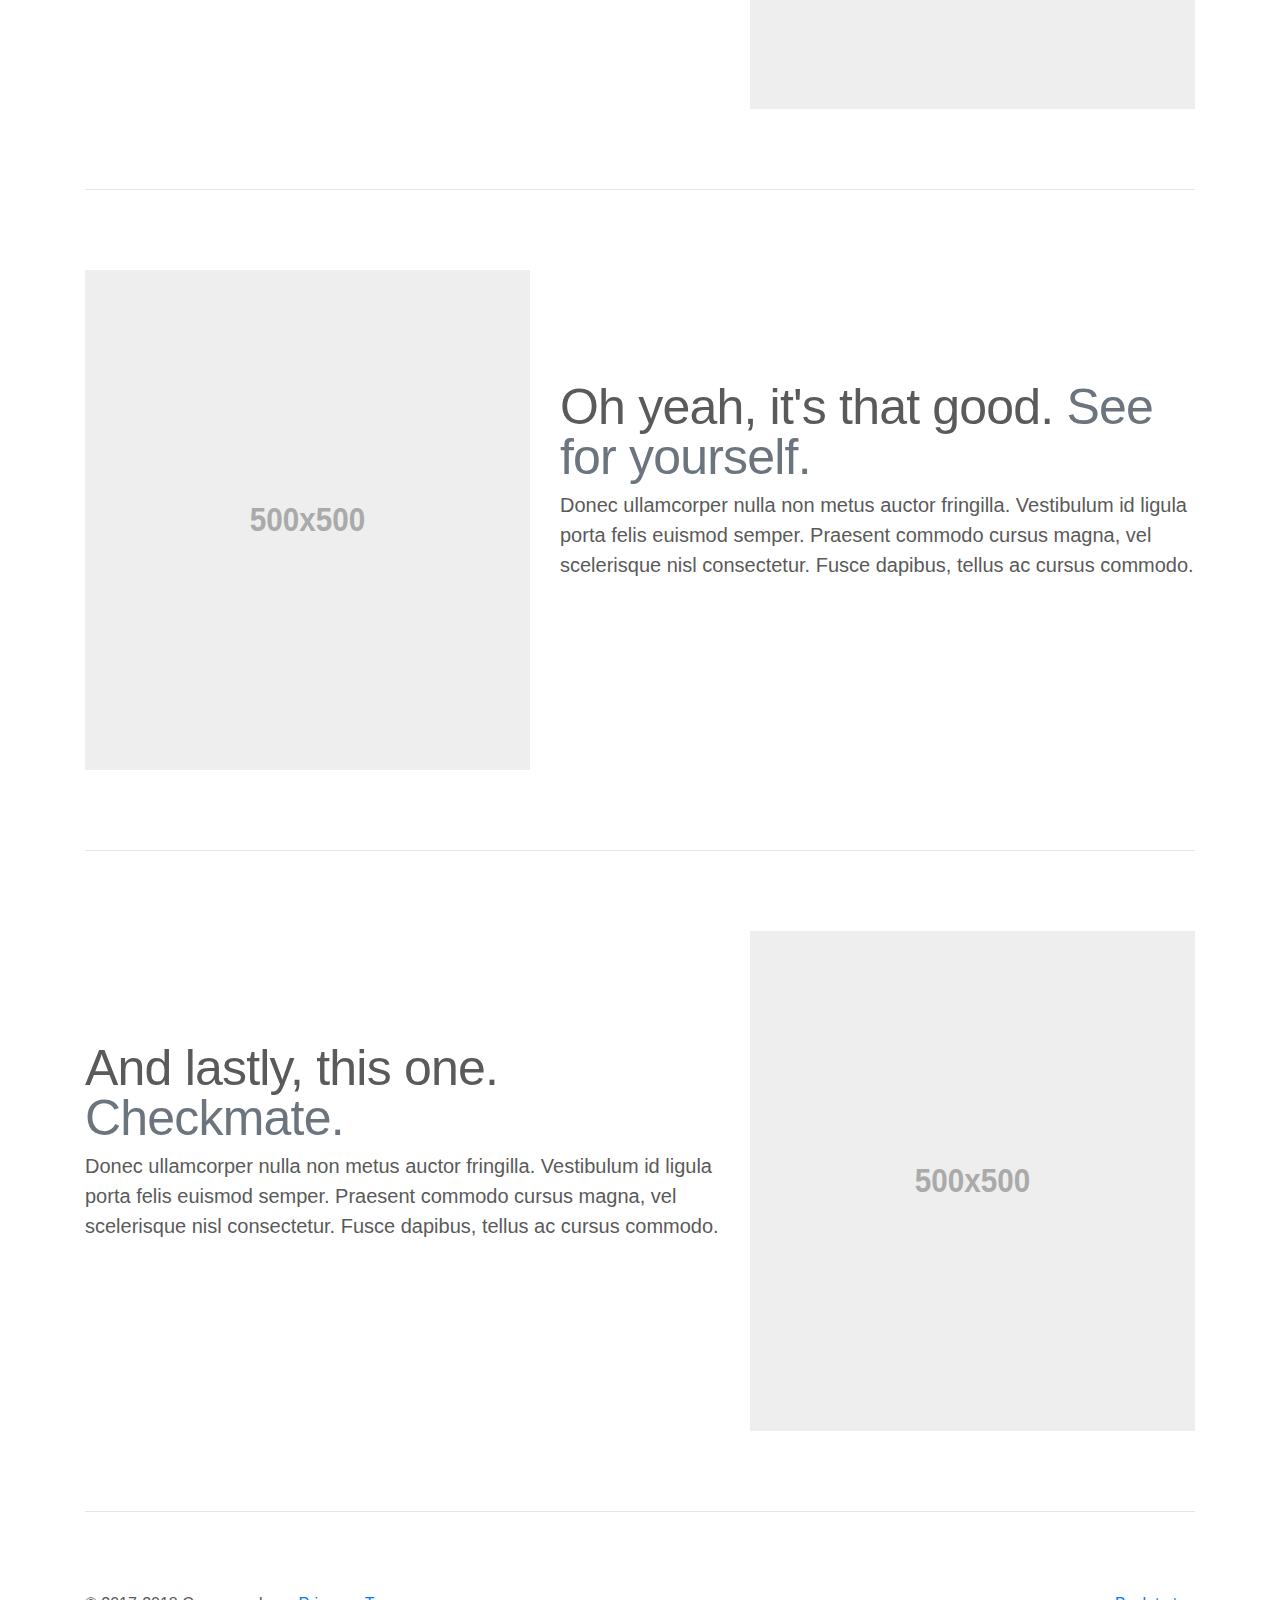
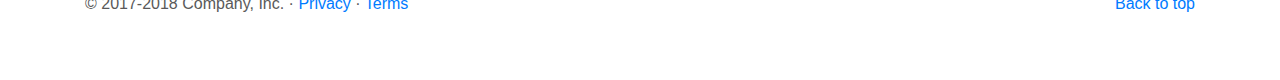
<file: bootstrap-4.0.0/docs/4.0/examples/carousel/index.html>
<!doctype html>
<html lang="en">
  <head>
    <meta charset="utf-8">
    <meta name="viewport" content="width=device-width, initial-scale=1, shrink-to-fit=no">
    <meta name="description" content="">
    <meta name="author" content="">
    <link rel="icon" href="../../../../favicon.ico">

    <title>Carousel Template for Bootstrap</title>

    <!-- Bootstrap core CSS -->
    <link href="../../../../dist/css/bootstrap.min.css" rel="stylesheet">

    <!-- Custom styles for this template -->
    <link href="carousel.css" rel="stylesheet">
  </head>
  <body>

    <header>
      <nav class="navbar navbar-expand-md navbar-dark fixed-top bg-dark">
        <a class="navbar-brand" href="#">Carousel</a>
        <button class="navbar-toggler" type="button" data-toggle="collapse" data-target="#navbarCollapse" aria-controls="navbarCollapse" aria-expanded="false" aria-label="Toggle navigation">
          <span class="navbar-toggler-icon"></span>
        </button>
        <div class="collapse navbar-collapse" id="navbarCollapse">
          <ul class="navbar-nav mr-auto">
            <li class="nav-item active">
              <a class="nav-link" href="#">Home <span class="sr-only">(current)</span></a>
            </li>
            <li class="nav-item">
              <a class="nav-link" href="#">Link</a>
            </li>
            <li class="nav-item">
              <a class="nav-link disabled" href="#">Disabled</a>
            </li>
          </ul>
          <form class="form-inline mt-2 mt-md-0">
            <input class="form-control mr-sm-2" type="text" placeholder="Search" aria-label="Search">
            <button class="btn btn-outline-success my-2 my-sm-0" type="submit">Search</button>
          </form>
        </div>
      </nav>
    </header>

    <main role="main">

      <div id="myCarousel" class="carousel slide" data-ride="carousel">
        <ol class="carousel-indicators">
          <li data-target="#myCarousel" data-slide-to="0" class="active"></li>
          <li data-target="#myCarousel" data-slide-to="1"></li>
          <li data-target="#myCarousel" data-slide-to="2"></li>
        </ol>
        <div class="carousel-inner">
          <div class="carousel-item active">
            <img class="first-slide" src="[data-uri]" alt="First slide">
            <div class="container">
              <div class="carousel-caption text-left">
                <h1>Example headline.</h1>
                <p>Cras justo odio, dapibus ac facilisis in, egestas eget quam. Donec id elit non mi porta gravida at eget metus. Nullam id dolor id nibh ultricies vehicula ut id elit.</p>
                <p><a class="btn btn-lg btn-primary" href="#" role="button">Sign up today</a></p>
              </div>
            </div>
          </div>
          <div class="carousel-item">
            <img class="second-slide" src="[data-uri]" alt="Second slide">
            <div class="container">
              <div class="carousel-caption">
                <h1>Another example headline.</h1>
                <p>Cras justo odio, dapibus ac facilisis in, egestas eget quam. Donec id elit non mi porta gravida at eget metus. Nullam id dolor id nibh ultricies vehicula ut id elit.</p>
                <p><a class="btn btn-lg btn-primary" href="#" role="button">Learn more</a></p>
              </div>
            </div>
          </div>
          <div class="carousel-item">
            <img class="third-slide" src="[data-uri]" alt="Third slide">
            <div class="container">
              <div class="carousel-caption text-right">
                <h1>One more for good measure.</h1>
                <p>Cras justo odio, dapibus ac facilisis in, egestas eget quam. Donec id elit non mi porta gravida at eget metus. Nullam id dolor id nibh ultricies vehicula ut id elit.</p>
                <p><a class="btn btn-lg btn-primary" href="#" role="button">Browse gallery</a></p>
              </div>
            </div>
          </div>
        </div>
        <a class="carousel-control-prev" href="#myCarousel" role="button" data-slide="prev">
          <span class="carousel-control-prev-icon" aria-hidden="true"></span>
          <span class="sr-only">Previous</span>
        </a>
        <a class="carousel-control-next" href="#myCarousel" role="button" data-slide="next">
          <span class="carousel-control-next-icon" aria-hidden="true"></span>
          <span class="sr-only">Next</span>
        </a>
      </div>


      <!-- Marketing messaging and featurettes
      ================================================== -->
      <!-- Wrap the rest of the page in another container to center all the content. -->

      <div class="container marketing">

        <!-- Three columns of text below the carousel -->
        <div class="row">
          <div class="col-lg-4">
            <img class="rounded-circle" src="[data-uri]" alt="Generic placeholder image" width="140" height="140">
            <h2>Heading</h2>
            <p>Donec sed odio dui. Etiam porta sem malesuada magna mollis euismod. Nullam id dolor id nibh ultricies vehicula ut id elit. Morbi leo risus, porta ac consectetur ac, vestibulum at eros. Praesent commodo cursus magna.</p>
            <p><a class="btn btn-secondary" href="#" role="button">View details &raquo;</a></p>
          </div><!-- /.col-lg-4 -->
          <div class="col-lg-4">
            <img class="rounded-circle" src="[data-uri]" alt="Generic placeholder image" width="140" height="140">
            <h2>Heading</h2>
            <p>Duis mollis, est non commodo luctus, nisi erat porttitor ligula, eget lacinia odio sem nec elit. Cras mattis consectetur purus sit amet fermentum. Fusce dapibus, tellus ac cursus commodo, tortor mauris condimentum nibh.</p>
            <p><a class="btn btn-secondary" href="#" role="button">View details &raquo;</a></p>
          </div><!-- /.col-lg-4 -->
          <div class="col-lg-4">
            <img class="rounded-circle" src="[data-uri]" alt="Generic placeholder image" width="140" height="140">
            <h2>Heading</h2>
            <p>Donec sed odio dui. Cras justo odio, dapibus ac facilisis in, egestas eget quam. Vestibulum id ligula porta felis euismod semper. Fusce dapibus, tellus ac cursus commodo, tortor mauris condimentum nibh, ut fermentum massa justo sit amet risus.</p>
            <p><a class="btn btn-secondary" href="#" role="button">View details &raquo;</a></p>
          </div><!-- /.col-lg-4 -->
        </div><!-- /.row -->


        <!-- START THE FEATURETTES -->

        <hr class="featurette-divider">

        <div class="row featurette">
          <div class="col-md-7">
            <h2 class="featurette-heading">First featurette heading. <span class="text-muted">It'll blow your mind.</span></h2>
            <p class="lead">Donec ullamcorper nulla non metus auctor fringilla. Vestibulum id ligula porta felis euismod semper. Praesent commodo cursus magna, vel scelerisque nisl consectetur. Fusce dapibus, tellus ac cursus commodo.</p>
          </div>
          <div class="col-md-5">
            <img class="featurette-image img-fluid mx-auto" data-src="holder.js/500x500/auto" alt="Generic placeholder image">
          </div>
        </div>

        <hr class="featurette-divider">

        <div class="row featurette">
          <div class="col-md-7 order-md-2">
            <h2 class="featurette-heading">Oh yeah, it's that good. <span class="text-muted">See for yourself.</span></h2>
            <p class="lead">Donec ullamcorper nulla non metus auctor fringilla. Vestibulum id ligula porta felis euismod semper. Praesent commodo cursus magna, vel scelerisque nisl consectetur. Fusce dapibus, tellus ac cursus commodo.</p>
          </div>
          <div class="col-md-5 order-md-1">
            <img class="featurette-image img-fluid mx-auto" data-src="holder.js/500x500/auto" alt="Generic placeholder image">
          </div>
        </div>

        <hr class="featurette-divider">

        <div class="row featurette">
          <div class="col-md-7">
            <h2 class="featurette-heading">And lastly, this one. <span class="text-muted">Checkmate.</span></h2>
            <p class="lead">Donec ullamcorper nulla non metus auctor fringilla. Vestibulum id ligula porta felis euismod semper. Praesent commodo cursus magna, vel scelerisque nisl consectetur. Fusce dapibus, tellus ac cursus commodo.</p>
          </div>
          <div class="col-md-5">
            <img class="featurette-image img-fluid mx-auto" data-src="holder.js/500x500/auto" alt="Generic placeholder image">
          </div>
        </div>

        <hr class="featurette-divider">

        <!-- /END THE FEATURETTES -->

      </div><!-- /.container -->


      <!-- FOOTER -->
      <footer class="container">
        <p class="float-right"><a href="#">Back to top</a></p>
        <p>&copy; 2017-2018 Company, Inc. &middot; <a href="#">Privacy</a> &middot; <a href="#">Terms</a></p>
      </footer>
    </main>

    <!-- Bootstrap core JavaScript
    ================================================== -->
    <!-- Placed at the end of the document so the pages load faster -->
    <script src="https://code.jquery.com/jquery-3.2.1.slim.min.js" integrity="sha384-KJ3o2DKtIkvYIK3UENzmM7KCkRr/rE9/Qpg6aAZGJwFDMVNA/GpGFF93hXpG5KkN" crossorigin="anonymous"></script>
    <script>window.jQuery || document.write('<script src="../../../../assets/js/vendor/jquery-slim.min.js"><\/script>')</script>
    <script src="../../../../assets/js/vendor/popper.min.js"></script>
    <script src="../../../../dist/js/bootstrap.min.js"></script>
    <!-- Just to make our placeholder images work. Don't actually copy the next line! -->
    <script src="../../../../assets/js/vendor/holder.min.js"></script>
  </body>
</html>
</file>
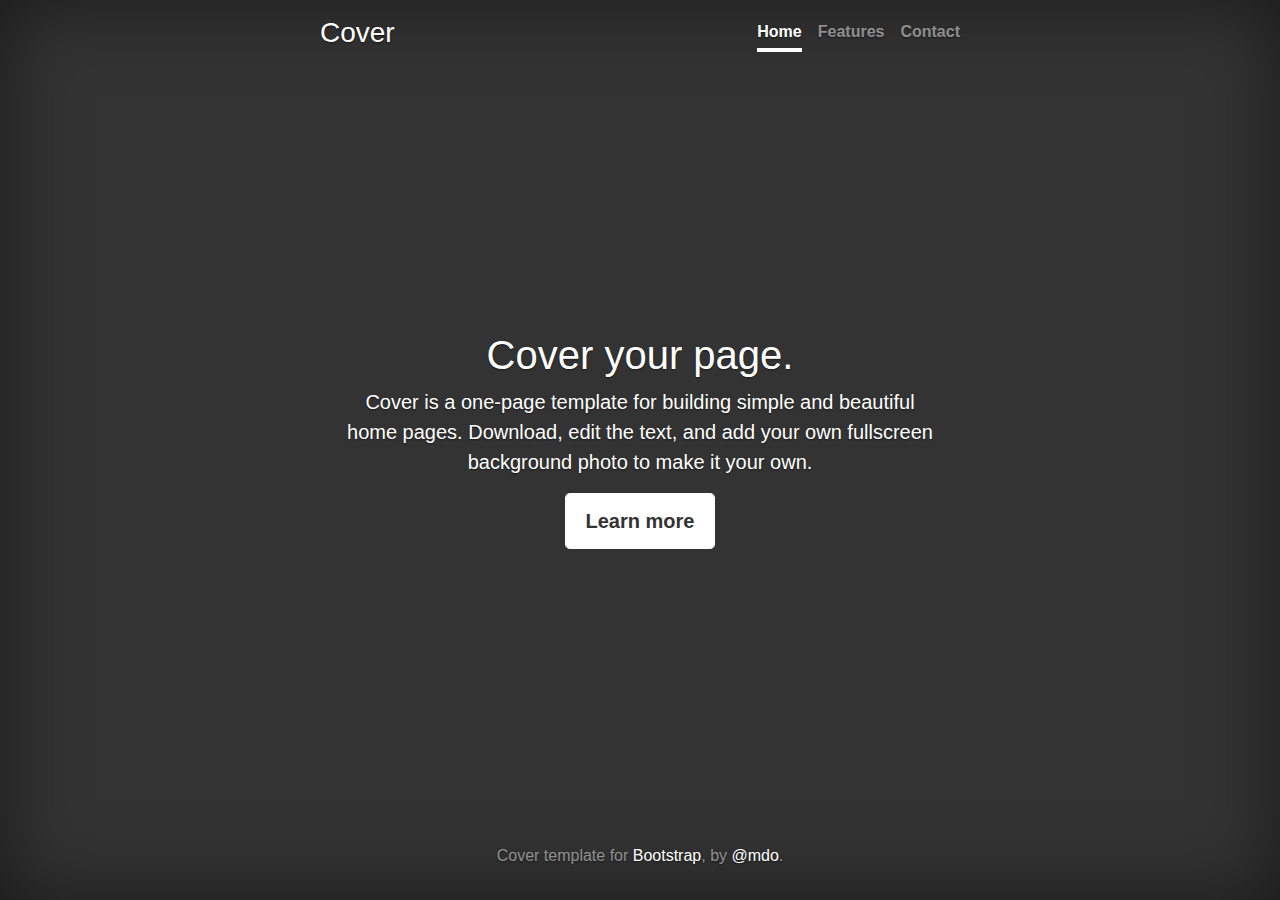
<file: bootstrap-4.0.0/docs/4.0/examples/cover/index.html>
<!doctype html>
<html lang="en">
  <head>
    <meta charset="utf-8">
    <meta name="viewport" content="width=device-width, initial-scale=1, shrink-to-fit=no">
    <meta name="description" content="">
    <meta name="author" content="">
    <link rel="icon" href="../../../../favicon.ico">

    <title>Cover Template for Bootstrap</title>

    <!-- Bootstrap core CSS -->
    <link href="../../../../dist/css/bootstrap.min.css" rel="stylesheet">

    <!-- Custom styles for this template -->
    <link href="cover.css" rel="stylesheet">
  </head>

  <body class="text-center">

    <div class="cover-container d-flex h-100 p-3 mx-auto flex-column">
      <header class="masthead mb-auto">
        <div class="inner">
          <h3 class="masthead-brand">Cover</h3>
          <nav class="nav nav-masthead justify-content-center">
            <a class="nav-link active" href="#">Home</a>
            <a class="nav-link" href="#">Features</a>
            <a class="nav-link" href="#">Contact</a>
          </nav>
        </div>
      </header>

      <main role="main" class="inner cover">
        <h1 class="cover-heading">Cover your page.</h1>
        <p class="lead">Cover is a one-page template for building simple and beautiful home pages. Download, edit the text, and add your own fullscreen background photo to make it your own.</p>
        <p class="lead">
          <a href="#" class="btn btn-lg btn-secondary">Learn more</a>
        </p>
      </main>

      <footer class="mastfoot mt-auto">
        <div class="inner">
          <p>Cover template for <a href="https://getbootstrap.com/">Bootstrap</a>, by <a href="https://twitter.com/mdo">@mdo</a>.</p>
        </div>
      </footer>
    </div>


    <!-- Bootstrap core JavaScript
    ================================================== -->
    <!-- Placed at the end of the document so the pages load faster -->
    <script src="https://code.jquery.com/jquery-3.2.1.slim.min.js" integrity="sha384-KJ3o2DKtIkvYIK3UENzmM7KCkRr/rE9/Qpg6aAZGJwFDMVNA/GpGFF93hXpG5KkN" crossorigin="anonymous"></script>
    <script>window.jQuery || document.write('<script src="../../../../assets/js/vendor/jquery-slim.min.js"><\/script>')</script>
    <script src="../../../../assets/js/vendor/popper.min.js"></script>
    <script src="../../../../dist/js/bootstrap.min.js"></script>
  </body>
</html>
</file>
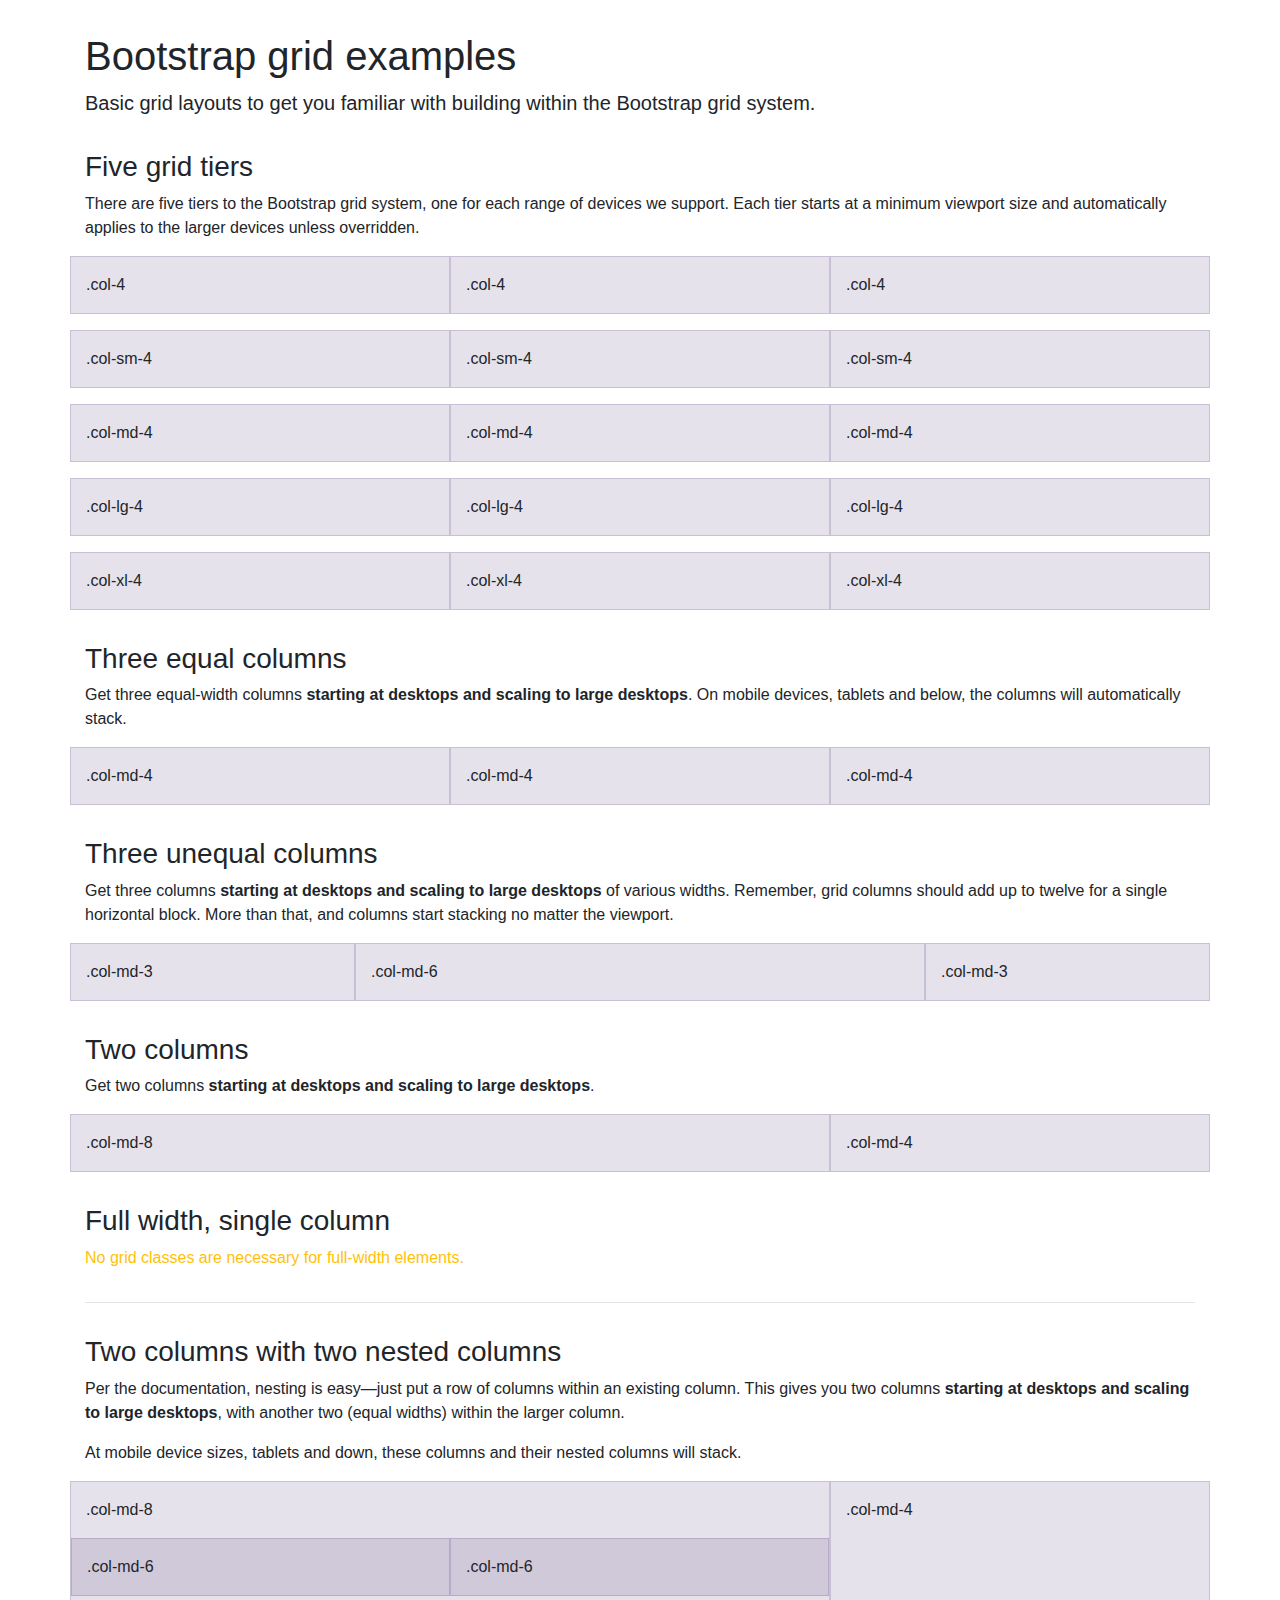
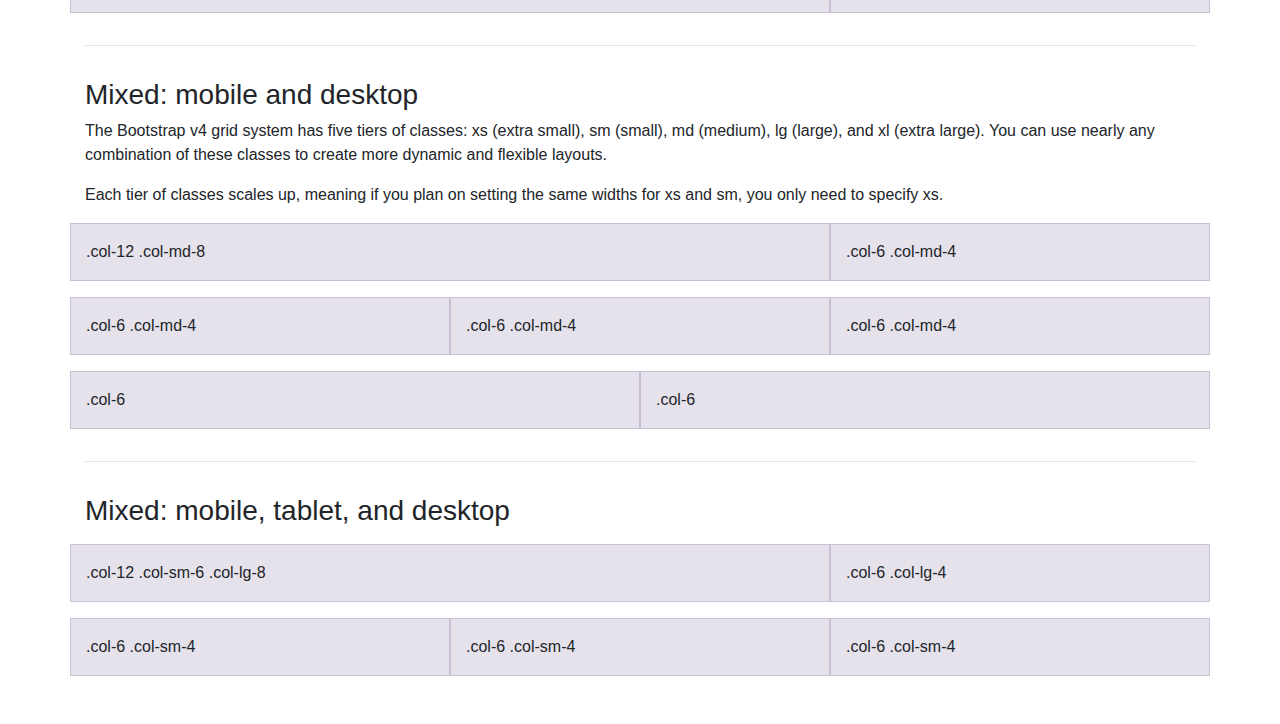
<file: bootstrap-4.0.0/docs/4.0/examples/grid/index.html>
<!doctype html>
<html lang="en">
  <head>
    <meta charset="utf-8">
    <meta name="viewport" content="width=device-width, initial-scale=1, shrink-to-fit=no">
    <meta name="description" content="">
    <meta name="author" content="">
    <link rel="icon" href="../../../../favicon.ico">

    <title>Grid Template for Bootstrap</title>

    <!-- Bootstrap core CSS -->
    <link href="../../../../dist/css/bootstrap.min.css" rel="stylesheet">

    <!-- Custom styles for this template -->
    <link href="grid.css" rel="stylesheet">
  </head>

  <body>
    <div class="container">

      <h1>Bootstrap grid examples</h1>
      <p class="lead">Basic grid layouts to get you familiar with building within the Bootstrap grid system.</p>

      <h3>Five grid tiers</h3>
      <p>There are five tiers to the Bootstrap grid system, one for each range of devices we support. Each tier starts at a minimum viewport size and automatically applies to the larger devices unless overridden.</p>

      <div class="row">
        <div class="col-4">.col-4</div>
        <div class="col-4">.col-4</div>
        <div class="col-4">.col-4</div>
      </div>

      <div class="row">
        <div class="col-sm-4">.col-sm-4</div>
        <div class="col-sm-4">.col-sm-4</div>
        <div class="col-sm-4">.col-sm-4</div>
      </div>

      <div class="row">
        <div class="col-md-4">.col-md-4</div>
        <div class="col-md-4">.col-md-4</div>
        <div class="col-md-4">.col-md-4</div>
      </div>

      <div class="row">
        <div class="col-lg-4">.col-lg-4</div>
        <div class="col-lg-4">.col-lg-4</div>
        <div class="col-lg-4">.col-lg-4</div>
      </div>

      <div class="row">
        <div class="col-xl-4">.col-xl-4</div>
        <div class="col-xl-4">.col-xl-4</div>
        <div class="col-xl-4">.col-xl-4</div>
      </div>

      <h3>Three equal columns</h3>
      <p>Get three equal-width columns <strong>starting at desktops and scaling to large desktops</strong>. On mobile devices, tablets and below, the columns will automatically stack.</p>
      <div class="row">
        <div class="col-md-4">.col-md-4</div>
        <div class="col-md-4">.col-md-4</div>
        <div class="col-md-4">.col-md-4</div>
      </div>

      <h3>Three unequal columns</h3>
      <p>Get three columns <strong>starting at desktops and scaling to large desktops</strong> of various widths. Remember, grid columns should add up to twelve for a single horizontal block. More than that, and columns start stacking no matter the viewport.</p>
      <div class="row">
        <div class="col-md-3">.col-md-3</div>
        <div class="col-md-6">.col-md-6</div>
        <div class="col-md-3">.col-md-3</div>
      </div>

      <h3>Two columns</h3>
      <p>Get two columns <strong>starting at desktops and scaling to large desktops</strong>.</p>
      <div class="row">
        <div class="col-md-8">.col-md-8</div>
        <div class="col-md-4">.col-md-4</div>
      </div>

      <h3>Full width, single column</h3>
      <p class="text-warning">No grid classes are necessary for full-width elements.</p>

      <hr>

      <h3>Two columns with two nested columns</h3>
      <p>Per the documentation, nesting is easy—just put a row of columns within an existing column. This gives you two columns <strong>starting at desktops and scaling to large desktops</strong>, with another two (equal widths) within the larger column.</p>
      <p>At mobile device sizes, tablets and down, these columns and their nested columns will stack.</p>
      <div class="row">
        <div class="col-md-8">
          .col-md-8
          <div class="row">
            <div class="col-md-6">.col-md-6</div>
            <div class="col-md-6">.col-md-6</div>
          </div>
        </div>
        <div class="col-md-4">.col-md-4</div>
      </div>

      <hr>

      <h3>Mixed: mobile and desktop</h3>
      <p>The Bootstrap v4 grid system has five tiers of classes: xs (extra small), sm (small), md (medium), lg (large), and xl (extra large). You can use nearly any combination of these classes to create more dynamic and flexible layouts.</p>
      <p>Each tier of classes scales up, meaning if you plan on setting the same widths for xs and sm, you only need to specify xs.</p>
      <div class="row">
        <div class="col-12 col-md-8">.col-12 .col-md-8</div>
        <div class="col-6 col-md-4">.col-6 .col-md-4</div>
      </div>
      <div class="row">
        <div class="col-6 col-md-4">.col-6 .col-md-4</div>
        <div class="col-6 col-md-4">.col-6 .col-md-4</div>
        <div class="col-6 col-md-4">.col-6 .col-md-4</div>
      </div>
      <div class="row">
        <div class="col-6">.col-6</div>
        <div class="col-6">.col-6</div>
      </div>

      <hr>

      <h3>Mixed: mobile, tablet, and desktop</h3>
      <p></p>
      <div class="row">
        <div class="col-12 col-sm-6 col-lg-8">.col-12 .col-sm-6 .col-lg-8</div>
        <div class="col-6 col-lg-4">.col-6 .col-lg-4</div>
      </div>
      <div class="row">
        <div class="col-6 col-sm-4">.col-6 .col-sm-4</div>
        <div class="col-6 col-sm-4">.col-6 .col-sm-4</div>
        <div class="col-6 col-sm-4">.col-6 .col-sm-4</div>
      </div>

    </div> <!-- /container -->
  </body>
</html>
</file>
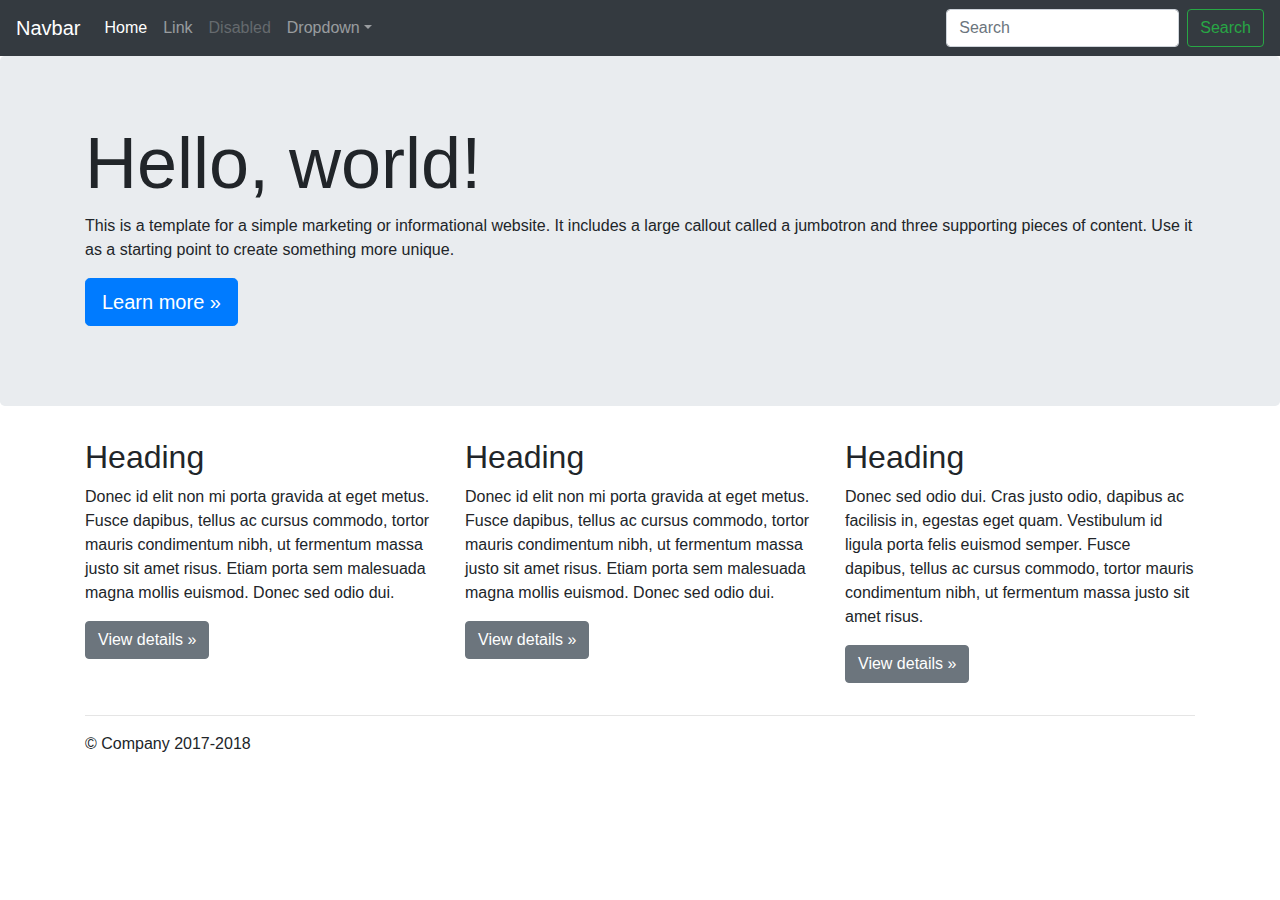
<file: bootstrap-4.0.0/docs/4.0/examples/jumbotron/index.html>
<!doctype html>
<html lang="en">
  <head>
    <meta charset="utf-8">
    <meta name="viewport" content="width=device-width, initial-scale=1, shrink-to-fit=no">
    <meta name="description" content="">
    <meta name="author" content="">
    <link rel="icon" href="../../../../favicon.ico">

    <title>Jumbotron Template for Bootstrap</title>

    <!-- Bootstrap core CSS -->
    <link href="../../../../dist/css/bootstrap.min.css" rel="stylesheet">

    <!-- Custom styles for this template -->
    <link href="jumbotron.css" rel="stylesheet">
  </head>

  <body>

    <nav class="navbar navbar-expand-md navbar-dark fixed-top bg-dark">
      <a class="navbar-brand" href="#">Navbar</a>
      <button class="navbar-toggler" type="button" data-toggle="collapse" data-target="#navbarsExampleDefault" aria-controls="navbarsExampleDefault" aria-expanded="false" aria-label="Toggle navigation">
        <span class="navbar-toggler-icon"></span>
      </button>

      <div class="collapse navbar-collapse" id="navbarsExampleDefault">
        <ul class="navbar-nav mr-auto">
          <li class="nav-item active">
            <a class="nav-link" href="#">Home <span class="sr-only">(current)</span></a>
          </li>
          <li class="nav-item">
            <a class="nav-link" href="#">Link</a>
          </li>
          <li class="nav-item">
            <a class="nav-link disabled" href="#">Disabled</a>
          </li>
          <li class="nav-item dropdown">
            <a class="nav-link dropdown-toggle" href="http://example.com" id="dropdown01" data-toggle="dropdown" aria-haspopup="true" aria-expanded="false">Dropdown</a>
            <div class="dropdown-menu" aria-labelledby="dropdown01">
              <a class="dropdown-item" href="#">Action</a>
              <a class="dropdown-item" href="#">Another action</a>
              <a class="dropdown-item" href="#">Something else here</a>
            </div>
          </li>
        </ul>
        <form class="form-inline my-2 my-lg-0">
          <input class="form-control mr-sm-2" type="text" placeholder="Search" aria-label="Search">
          <button class="btn btn-outline-success my-2 my-sm-0" type="submit">Search</button>
        </form>
      </div>
    </nav>

    <main role="main">

      <!-- Main jumbotron for a primary marketing message or call to action -->
      <div class="jumbotron">
        <div class="container">
          <h1 class="display-3">Hello, world!</h1>
          <p>This is a template for a simple marketing or informational website. It includes a large callout called a jumbotron and three supporting pieces of content. Use it as a starting point to create something more unique.</p>
          <p><a class="btn btn-primary btn-lg" href="#" role="button">Learn more &raquo;</a></p>
        </div>
      </div>

      <div class="container">
        <!-- Example row of columns -->
        <div class="row">
          <div class="col-md-4">
            <h2>Heading</h2>
            <p>Donec id elit non mi porta gravida at eget metus. Fusce dapibus, tellus ac cursus commodo, tortor mauris condimentum nibh, ut fermentum massa justo sit amet risus. Etiam porta sem malesuada magna mollis euismod. Donec sed odio dui. </p>
            <p><a class="btn btn-secondary" href="#" role="button">View details &raquo;</a></p>
          </div>
          <div class="col-md-4">
            <h2>Heading</h2>
            <p>Donec id elit non mi porta gravida at eget metus. Fusce dapibus, tellus ac cursus commodo, tortor mauris condimentum nibh, ut fermentum massa justo sit amet risus. Etiam porta sem malesuada magna mollis euismod. Donec sed odio dui. </p>
            <p><a class="btn btn-secondary" href="#" role="button">View details &raquo;</a></p>
          </div>
          <div class="col-md-4">
            <h2>Heading</h2>
            <p>Donec sed odio dui. Cras justo odio, dapibus ac facilisis in, egestas eget quam. Vestibulum id ligula porta felis euismod semper. Fusce dapibus, tellus ac cursus commodo, tortor mauris condimentum nibh, ut fermentum massa justo sit amet risus.</p>
            <p><a class="btn btn-secondary" href="#" role="button">View details &raquo;</a></p>
          </div>
        </div>

        <hr>

      </div> <!-- /container -->

    </main>

    <footer class="container">
      <p>&copy; Company 2017-2018</p>
    </footer>

    <!-- Bootstrap core JavaScript
    ================================================== -->
    <!-- Placed at the end of the document so the pages load faster -->
    <script src="https://code.jquery.com/jquery-3.2.1.slim.min.js" integrity="sha384-KJ3o2DKtIkvYIK3UENzmM7KCkRr/rE9/Qpg6aAZGJwFDMVNA/GpGFF93hXpG5KkN" crossorigin="anonymous"></script>
    <script>window.jQuery || document.write('<script src="../../../../assets/js/vendor/jquery-slim.min.js"><\/script>')</script>
    <script src="../../../../assets/js/vendor/popper.min.js"></script>
    <script src="../../../../dist/js/bootstrap.min.js"></script>
  </body>
</html>
</file>
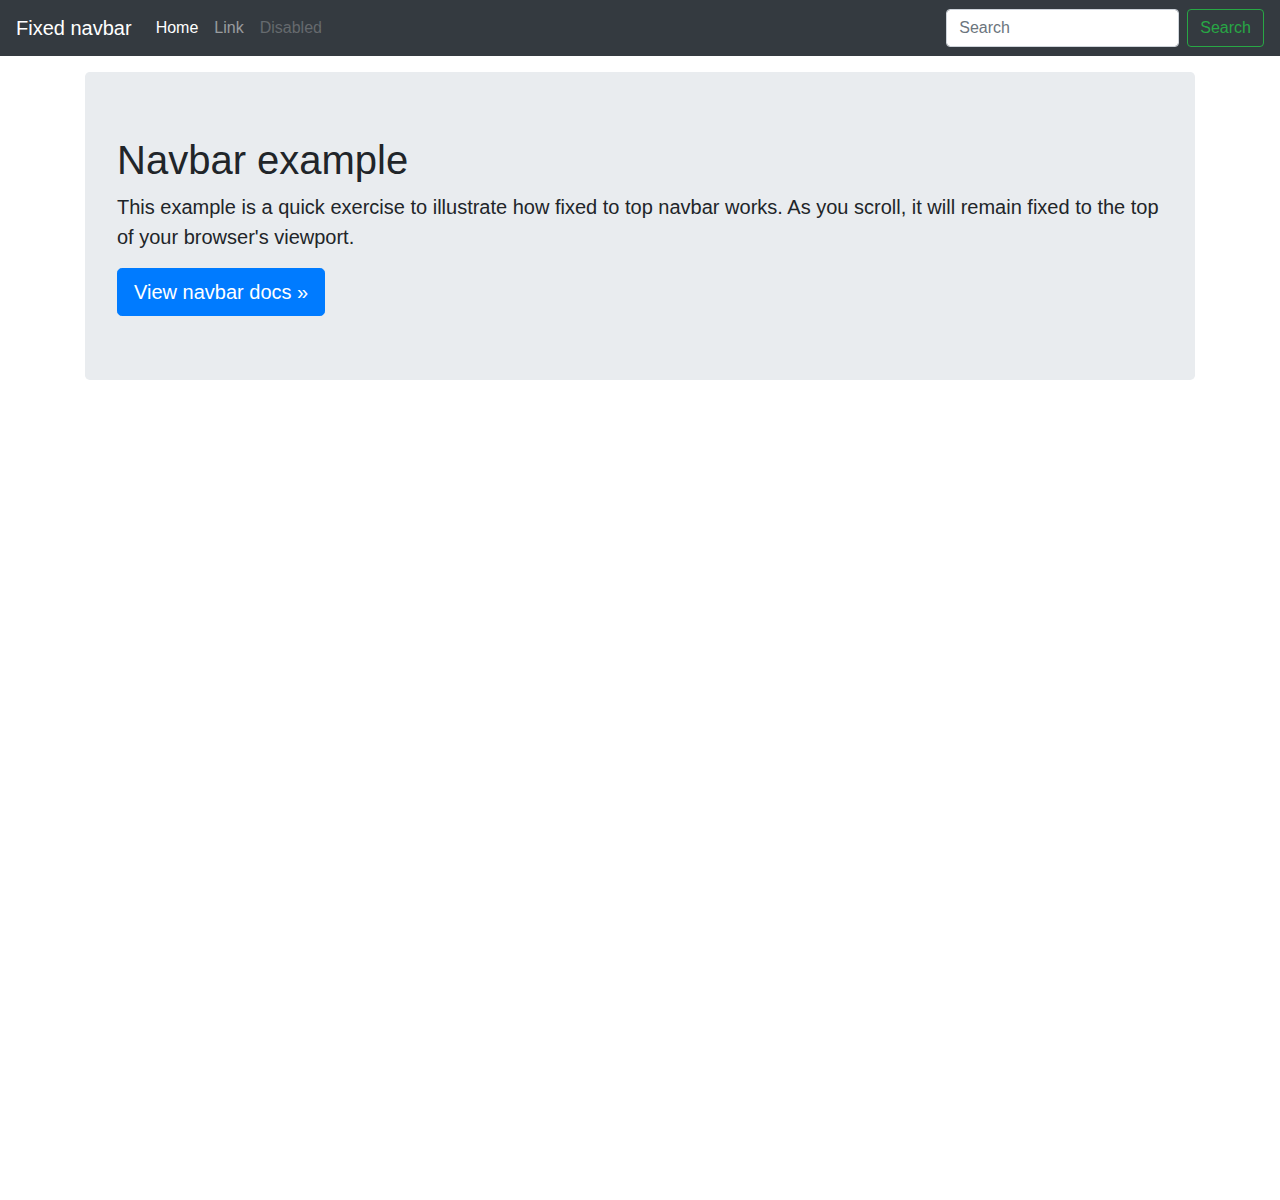
<file: bootstrap-4.0.0/docs/4.0/examples/navbar-fixed/index.html>
<!doctype html>
<html lang="en">
  <head>
    <meta charset="utf-8">
    <meta name="viewport" content="width=device-width, initial-scale=1, shrink-to-fit=no">
    <meta name="description" content="">
    <meta name="author" content="">
    <link rel="icon" href="../../../../favicon.ico">

    <title>Fixed top navbar example for Bootstrap</title>

    <!-- Bootstrap core CSS -->
    <link href="../../../../dist/css/bootstrap.min.css" rel="stylesheet">

    <!-- Custom styles for this template -->
    <link href="navbar-top-fixed.css" rel="stylesheet">
  </head>

  <body>

    <nav class="navbar navbar-expand-md navbar-dark fixed-top bg-dark">
      <a class="navbar-brand" href="#">Fixed navbar</a>
      <button class="navbar-toggler" type="button" data-toggle="collapse" data-target="#navbarCollapse" aria-controls="navbarCollapse" aria-expanded="false" aria-label="Toggle navigation">
        <span class="navbar-toggler-icon"></span>
      </button>
      <div class="collapse navbar-collapse" id="navbarCollapse">
        <ul class="navbar-nav mr-auto">
          <li class="nav-item active">
            <a class="nav-link" href="#">Home <span class="sr-only">(current)</span></a>
          </li>
          <li class="nav-item">
            <a class="nav-link" href="#">Link</a>
          </li>
          <li class="nav-item">
            <a class="nav-link disabled" href="#">Disabled</a>
          </li>
        </ul>
        <form class="form-inline mt-2 mt-md-0">
          <input class="form-control mr-sm-2" type="text" placeholder="Search" aria-label="Search">
          <button class="btn btn-outline-success my-2 my-sm-0" type="submit">Search</button>
        </form>
      </div>
    </nav>

    <main role="main" class="container">
      <div class="jumbotron">
        <h1>Navbar example</h1>
        <p class="lead">This example is a quick exercise to illustrate how fixed to top navbar works. As you scroll, it will remain fixed to the top of your browser's viewport.</p>
        <a class="btn btn-lg btn-primary" href="../../components/navbar/" role="button">View navbar docs &raquo;</a>
      </div>
    </main>

    <!-- Bootstrap core JavaScript
    ================================================== -->
    <!-- Placed at the end of the document so the pages load faster -->
    <script src="https://code.jquery.com/jquery-3.2.1.slim.min.js" integrity="sha384-KJ3o2DKtIkvYIK3UENzmM7KCkRr/rE9/Qpg6aAZGJwFDMVNA/GpGFF93hXpG5KkN" crossorigin="anonymous"></script>
    <script>window.jQuery || document.write('<script src="../../../../assets/js/vendor/jquery-slim.min.js"><\/script>')</script>
    <script src="../../../../assets/js/vendor/popper.min.js"></script>
    <script src="../../../../dist/js/bootstrap.min.js"></script>
  </body>
</html>
</file>
<file: css/styles.css>
*{
    font-family: Montserrat;
}

a {
    text-decoration: none;
    color: rgb(107, 32, 145);
    font-weight: 600;
}

.nav-bar{
    list-style: none;
    transition: height 0.5s;
}

.nav-bar li:hover{
    height: 200 px;
    font-size: 30px;
}

.centrado {
    text-align: center;
}

.colorVioleta{
    color: rgb(59, 5, 87);
}

.colorRosa{
    color: rgb(247, 0, 255)
}

.cursiva{
    font-style: italic;
    }

#resumen {
   background-color: rgb(240, 21, 167);
   background: linear-gradient( to bottom, rgb(240,21,167), rgb(242,104,155), white);
    font-weight: 400;
    }

.fuente-grande{         /*interlineado 1.5*/
    font-size: 50px;
    line-height: 1.5;
    }

.fuente-mediana{
    font-size: 20px;
    line-height: 1.5;
    }

.formulario{
    font-size: 20px;
    line-height: 1.5;
    font-weight: 600;
}

.colorGris{
    color:rgb(44, 41, 41)
    }

.parallax{
    background-image:url(../img/images.jfif);
    background-repeat: no-repeat;
    background-position: center;
    background-size: cover;
    background-attachment: fixed;
    }

#enlace-wapp{
    position:fixed;
    bottom: 0;
    right: 40px;
    }


.button{
    text-decoration: none;
    color: rgb(59, 5, 87);
    padding: 0.5 rem;
    border-radius: 8px;
    }

.espacio-dosymedio{
    line-height: 2.5;
}

.celda{
    border-radius: 8px;
    border-style: groove;
    width: 300px;
    color: rgb(59, 5, 87)
}

.espacio-doble{
    line-height: 2;
}

.carrito{
    height: 50px;
    margin-top: 10px;
}


.nombre-seccion { 
    grid-area: seccion;
    font-size: 40px;
    font-weight: 600;
    text-align:center;
    color: rgb(107, 32, 145);
    margin-top: 20px;
}


.main {
    grid-area: main;
    display: grid;
    grid-template-columns: 1fr 1fr 1fr;
    gap: 0px 0px;
    grid-template-areas:
      "caja1 caja1 caja1"
      "caja2 caja2 caja2";
  }

 
  .caja1 { 
    grid-area: caja1; 
    display: flex;
    flex-direction: row;
    flex-wrap: nowrap;
    justify-content: center;
    align-items: flex-start;
    margin: auto;
    align-content: space-around;
}

  .caja2{ 
    grid-area: caja2;
    margin-top: 100px;
    display: flex;
    flex-direction: row;
    justify-content: flex-end;
  }
 
 .footer { 
     grid-area: footer; 
     background-color: rgb(240, 21, 167);
     color: white;
 }


  
/*MEDIA QUERIES*/

/*celular*/

@media (min-width: 320px) { 
.grid-container {
    display: grid;
    grid-template-columns: 3fr 1.7fr 1.7fr 1.7fr 0.3fr;
    gap: 12px 0px;
    grid-template-areas:
      ". nav-bar."
      ". seccion ."
      ". main main ."
      ". footer .";
  }


  
  .caja1 { 
    grid-area: caja1; 
    display: flex;
    flex-direction: column;
    flex-wrap: nowrap;
    justify-content: left;
    align-items: center;
    margin: auto;
    align-content: space-around;
}
}

/*tablet*/
@media (min-width: 768px) {   

.grid-container {
    display: grid;
    grid-template-columns: 2fr 1.7fr 1fr 1fr 1.7fr 0.3fr;
    gap: 12px 0px;
    grid-template-areas:
    ". nav-bar nav-bar."
    ". seccion seccion."
    ". main main."
    ". main main ."
    ". footer footer.";
}
  
  
.main {
    grid-area: main;
    display: flex;
    grid-template-columns: 1fr 1fr 1fr;
    gap: 0px 0px;
    grid-template-areas:
      "caja1 caja1 caja1"
      "caja2 caja2 caja2 ";
  }

  .caja1 { 
    grid-area: caja1; 
    display: flex;
    flex-direction: column;
    flex-wrap: nowrap;
    justify-content: left;
    align-items: center;
    margin: auto;
    align-content: space-around;
}
}

/*desktop*/
@media (min-width: 1024px) {  

.grid-container {
    display: grid;
    grid-template-columns: 0.3fr 1.7fr 1fr 1fr 1.7fr 0.3fr;
    gap: 12px 0px;
    grid-template-areas:
      ". nav-bar nav-bar nav-bar nav-bar ."
      ". seccion seccion seccion seccion ."
      ". main main main main ."
      ". main main main main ."
      ". footer footer footer footer .";
  }

 /*.estilo-nav{
    background-color: rgb(64, 224, 211);
    justify-content: space-around;
    font-size:20px;
    font-weight: 400;
    padding: 15px;
    margin-top: 50px;
    background: linear-gradient(to bottom, rgb(64, 224,211), white);
  }*/

.nav-bar {
    display: flex; 
    grid-template-rows: 1fr 1fr 1fr 1fr 1fr; 
    gap: 2px 0px; 
    grid-area: 1 / 2 / 2 / 3; 
    grid-area: nav-bar; 
    list-style: none;
    display: flex;
    background-color: rgb(64, 224, 211);
    justify-content: space-around;
    font-size:20px;
    font-weight: 400;
    padding: 15px;
    margin-top: 50px;
    background: linear-gradient(to bottom, rgb(64, 224,211), white);
  }

  
.main {
    grid-area: main;
    display: flex;
    grid-template-columns: 1fr 1fr 1fr;
    gap: 0px 0px;
    grid-template-areas:
      "caja1 caja1 caja1"
      "caja2 caja2 caja2 ";
  }

  .caja1 { 
    grid-area: caja1; 
    display: flex;
    flex-direction: row;
    flex-wrap: nowrap;
    justify-content: center;
    align-items: flex-start;
    margin: auto;
    align-content: space-around;
   }

  .caja2{ 
    grid-area: caja2;
    margin-top: 100px;
    display: flex;
    flex-direction: row;
    align-items: flex-end;
  }

  
/*
reemplace x grid caja2
.mapa-google{
    margin-top: 100px;
    padding: 20px;
}
.mapa-title{
    margin-left: 18rem;
}/*


 /*reemplace por grid-navbar
    .menu-nav {
    list-style: none;
    list-style-type:square;
    text-align:right;
    background-color: rgb(21, 218, 224);
    margin-left: 300px;
    margin-right: 70px;
    position: sticky;
    top: 20;
} 
    
li{
    display: inline-block;
    padding: 20px;
    font-size:25px;
    font-weight: 400;
   } */
}
</file>
<file: bootstrap-4.0.0/docs/4.0/examples/album/album.css>
:root {
  --jumbotron-padding-y: 3rem;
}

.jumbotron {
  padding-top: var(--jumbotron-padding-y);
  padding-bottom: var(--jumbotron-padding-y);
  margin-bottom: 0;
  background-color: #fff;
}
@media (min-width: 768px) {
  .jumbotron {
    padding-top: calc(var(--jumbotron-padding-y) * 2);
    padding-bottom: calc(var(--jumbotron-padding-y) * 2);
  }
}

.jumbotron p:last-child {
  margin-bottom: 0;
}

.jumbotron-heading {
  font-weight: 300;
}

.jumbotron .container {
  max-width: 40rem;
}

footer {
  padding-top: 3rem;
  padding-bottom: 3rem;
}

footer p {
  margin-bottom: .25rem;
}

.box-shadow { box-shadow: 0 .25rem .75rem rgba(0, 0, 0, .05); }
</file>
<file: bootstrap-4.0.0/docs/4.0/examples/blog/blog.css>
/* stylelint-disable selector-list-comma-newline-after */

.blog-header {
  line-height: 1;
  border-bottom: 1px solid #e5e5e5;
}

.blog-header-logo {
  font-family: "Playfair Display", Georgia, "Times New Roman", serif;
  font-size: 2.25rem;
}

.blog-header-logo:hover {
  text-decoration: none;
}

h1, h2, h3, h4, h5, h6 {
  font-family: "Playfair Display", Georgia, "Times New Roman", serif;
}

.display-4 {
  font-size: 2.5rem;
}
@media (min-width: 768px) {
  .display-4 {
    font-size: 3rem;
  }
}

.nav-scroller {
  position: relative;
  z-index: 2;
  height: 2.75rem;
  overflow-y: hidden;
}

.nav-scroller .nav {
  display: -webkit-box;
  display: -ms-flexbox;
  display: flex;
  -ms-flex-wrap: nowrap;
  flex-wrap: nowrap;
  padding-bottom: 1rem;
  margin-top: -1px;
  overflow-x: auto;
  text-align: center;
  white-space: nowrap;
  -webkit-overflow-scrolling: touch;
}

.nav-scroller .nav-link {
  padding-top: .75rem;
  padding-bottom: .75rem;
  font-size: .875rem;
}

.card-img-right {
  height: 100%;
  border-radius: 0 3px 3px 0;
}

.flex-auto {
  -ms-flex: 0 0 auto;
  -webkit-box-flex: 0;
  flex: 0 0 auto;
}

.h-250 { height: 250px; }
@media (min-width: 768px) {
  .h-md-250 { height: 250px; }
}

.border-top { border-top: 1px solid #e5e5e5; }
.border-bottom { border-bottom: 1px solid #e5e5e5; }

.box-shadow { box-shadow: 0 .25rem .75rem rgba(0, 0, 0, .05); }

/*
 * Blog name and description
 */
.blog-title {
  margin-bottom: 0;
  font-size: 2rem;
  font-weight: 400;
}
.blog-description {
  font-size: 1.1rem;
  color: #999;
}

@media (min-width: 40em) {
  .blog-title {
    font-size: 3.5rem;
  }
}

/* Pagination */
.blog-pagination {
  margin-bottom: 4rem;
}
.blog-pagination > .btn {
  border-radius: 2rem;
}

/*
 * Blog posts
 */
.blog-post {
  margin-bottom: 4rem;
}
.blog-post-title {
  margin-bottom: .25rem;
  font-size: 2.5rem;
}
.blog-post-meta {
  margin-bottom: 1.25rem;
  color: #999;
}

/*
 * Footer
 */
.blog-footer {
  padding: 2.5rem 0;
  color: #999;
  text-align: center;
  background-color: #f9f9f9;
  border-top: .05rem solid #e5e5e5;
}
.blog-footer p:last-child {
  margin-bottom: 0;
}
</file>
<file: bootstrap-4.0.0/docs/4.0/examples/carousel/carousel.css>
/* GLOBAL STYLES
-------------------------------------------------- */
/* Padding below the footer and lighter body text */

body {
  padding-top: 3rem;
  padding-bottom: 3rem;
  color: #5a5a5a;
}


/* CUSTOMIZE THE CAROUSEL
-------------------------------------------------- */

/* Carousel base class */
.carousel {
  margin-bottom: 4rem;
}
/* Since positioning the image, we need to help out the caption */
.carousel-caption {
  bottom: 3rem;
  z-index: 10;
}

/* Declare heights because of positioning of img element */
.carousel-item {
  height: 32rem;
  background-color: #777;
}
.carousel-item > img {
  position: absolute;
  top: 0;
  left: 0;
  min-width: 100%;
  height: 32rem;
}


/* MARKETING CONTENT
-------------------------------------------------- */

/* Center align the text within the three columns below the carousel */
.marketing .col-lg-4 {
  margin-bottom: 1.5rem;
  text-align: center;
}
.marketing h2 {
  font-weight: 400;
}
.marketing .col-lg-4 p {
  margin-right: .75rem;
  margin-left: .75rem;
}


/* Featurettes
------------------------- */

.featurette-divider {
  margin: 5rem 0; /* Space out the Bootstrap <hr> more */
}

/* Thin out the marketing headings */
.featurette-heading {
  font-weight: 300;
  line-height: 1;
  letter-spacing: -.05rem;
}


/* RESPONSIVE CSS
-------------------------------------------------- */

@media (min-width: 40em) {
  /* Bump up size of carousel content */
  .carousel-caption p {
    margin-bottom: 1.25rem;
    font-size: 1.25rem;
    line-height: 1.4;
  }

  .featurette-heading {
    font-size: 50px;
  }
}

@media (min-width: 62em) {
  .featurette-heading {
    margin-top: 7rem;
  }
}
</file>
<file: bootstrap-4.0.0/docs/4.0/examples/cover/cover.css>
/*
 * Globals
 */

/* Links */
a,
a:focus,
a:hover {
  color: #fff;
}

/* Custom default button */
.btn-secondary,
.btn-secondary:hover,
.btn-secondary:focus {
  color: #333;
  text-shadow: none; /* Prevent inheritance from `body` */
  background-color: #fff;
  border: .05rem solid #fff;
}


/*
 * Base structure
 */

html,
body {
  height: 100%;
  background-color: #333;
}

body {
  display: -ms-flexbox;
  display: -webkit-box;
  display: flex;
  -ms-flex-pack: center;
  -webkit-box-pack: center;
  justify-content: center;
  color: #fff;
  text-shadow: 0 .05rem .1rem rgba(0, 0, 0, .5);
  box-shadow: inset 0 0 5rem rgba(0, 0, 0, .5);
}

.cover-container {
  max-width: 42em;
}


/*
 * Header
 */
.masthead {
  margin-bottom: 2rem;
}

.masthead-brand {
  margin-bottom: 0;
}

.nav-masthead .nav-link {
  padding: .25rem 0;
  font-weight: 700;
  color: rgba(255, 255, 255, .5);
  background-color: transparent;
  border-bottom: .25rem solid transparent;
}

.nav-masthead .nav-link:hover,
.nav-masthead .nav-link:focus {
  border-bottom-color: rgba(255, 255, 255, .25);
}

.nav-masthead .nav-link + .nav-link {
  margin-left: 1rem;
}

.nav-masthead .active {
  color: #fff;
  border-bottom-color: #fff;
}

@media (min-width: 48em) {
  .masthead-brand {
    float: left;
  }
  .nav-masthead {
    float: right;
  }
}


/*
 * Cover
 */
.cover {
  padding: 0 1.5rem;
}
.cover .btn-lg {
  padding: .75rem 1.25rem;
  font-weight: 700;
}


/*
 * Footer
 */
.mastfoot {
  color: rgba(255, 255, 255, .5);
}
</file>
<file: bootstrap-4.0.0/docs/4.0/examples/grid/grid.css>
body {
  padding-top: 2rem;
  padding-bottom: 2rem;
}

h3 {
  margin-top: 2rem;
}

.row {
  margin-bottom: 1rem;
}
.row .row {
  margin-top: 1rem;
  margin-bottom: 0;
}
[class*="col-"] {
  padding-top: 1rem;
  padding-bottom: 1rem;
  background-color: rgba(86, 61, 124, .15);
  border: 1px solid rgba(86, 61, 124, .2);
}

hr {
  margin-top: 2rem;
  margin-bottom: 2rem;
}
</file>
<file: bootstrap-4.0.0/docs/4.0/examples/jumbotron/jumbotron.css>
/* Move down content because we have a fixed navbar that is 3.5rem tall */
body {
  padding-top: 3.5rem;
}
</file>
<file: bootstrap-4.0.0/docs/4.0/examples/navbar-fixed/navbar-top-fixed.css>
/* Show it is fixed to the top */
body {
  min-height: 75rem;
  padding-top: 4.5rem;
}
</file>
<file: bootstrap-4.0.0/js/tests/vendor/qunit.css>
/*!
 * QUnit 2.4.1
 * https://qunitjs.com/
 *
 * Copyright jQuery Foundation and other contributors
 * Released under the MIT license
 * https://jquery.org/license
 *
 * Date: 2017-10-22T05:12Z
 */

/** Font Family and Sizes */

#qunit-tests, #qunit-header, #qunit-banner, #qunit-testrunner-toolbar, #qunit-filteredTest, #qunit-userAgent, #qunit-testresult {
	font-family: "Helvetica Neue Light", "HelveticaNeue-Light", "Helvetica Neue", Calibri, Helvetica, Arial, sans-serif;
}

#qunit-testrunner-toolbar, #qunit-filteredTest, #qunit-userAgent, #qunit-testresult, #qunit-tests li { font-size: small; }
#qunit-tests { font-size: smaller; }


/** Resets */

#qunit-tests, #qunit-header, #qunit-banner, #qunit-filteredTest, #qunit-userAgent, #qunit-testresult, #qunit-modulefilter {
	margin: 0;
	padding: 0;
}


/** Header (excluding toolbar) */

#qunit-header {
	padding: 0.5em 0 0.5em 1em;

	color: #8699A4;
	background-color: #0D3349;

	font-size: 1.5em;
	line-height: 1em;
	font-weight: 400;

	border-radius: 5px 5px 0 0;
}

#qunit-header a {
	text-decoration: none;
	color: #C2CCD1;
}

#qunit-header a:hover,
#qunit-header a:focus {
	color: #FFF;
}

#qunit-banner {
	height: 5px;
}

#qunit-filteredTest {
	padding: 0.5em 1em 0.5em 1em;
	color: #366097;
	background-color: #F4FF77;
}

#qunit-userAgent {
	padding: 0.5em 1em 0.5em 1em;
	color: #FFF;
	background-color: #2B81AF;
	text-shadow: rgba(0, 0, 0, 0.5) 2px 2px 1px;
}


/** Toolbar */

#qunit-testrunner-toolbar {
	padding: 0.5em 1em 0.5em 1em;
	color: #5E740B;
	background-color: #EEE;
}

#qunit-testrunner-toolbar .clearfix {
	height: 0;
	clear: both;
}

#qunit-testrunner-toolbar label {
	display: inline-block;
}

#qunit-testrunner-toolbar input[type=checkbox],
#qunit-testrunner-toolbar input[type=radio] {
	margin: 3px;
	vertical-align: -2px;
}

#qunit-testrunner-toolbar input[type=text] {
	box-sizing: border-box;
	height: 1.6em;
}

.qunit-url-config,
.qunit-filter,
#qunit-modulefilter {
	display: inline-block;
	line-height: 2.1em;
}

.qunit-filter,
#qunit-modulefilter {
	float: right;
	position: relative;
	margin-left: 1em;
}

.qunit-url-config label {
	margin-right: 0.5em;
}

#qunit-modulefilter-search {
	box-sizing: border-box;
	width: 400px;
}

#qunit-modulefilter-search-container:after {
	position: absolute;
	right: 0.3em;
	content: "\25bc";
	color: black;
}

#qunit-modulefilter-dropdown {
	/* align with #qunit-modulefilter-search */
	box-sizing: border-box;
	width: 400px;
	position: absolute;
	right: 0;
	top: 50%;
	margin-top: 0.8em;

	border: 1px solid #D3D3D3;
	border-top: none;
	border-radius: 0 0 .25em .25em;
	color: #000;
	background-color: #F5F5F5;
	z-index: 99;
}

#qunit-modulefilter-dropdown a {
	color: inherit;
	text-decoration: none;
}

#qunit-modulefilter-dropdown .clickable.checked {
	font-weight: bold;
	color: #000;
	background-color: #D2E0E6;
}

#qunit-modulefilter-dropdown .clickable:hover {
	color: #FFF;
	background-color: #0D3349;
}

#qunit-modulefilter-actions {
	display: block;
	overflow: auto;

	/* align with #qunit-modulefilter-dropdown-list */
	font: smaller/1.5em sans-serif;
}

#qunit-modulefilter-dropdown #qunit-modulefilter-actions > * {
	box-sizing: border-box;
	max-height: 2.8em;
	display: block;
	padding: 0.4em;
}

#qunit-modulefilter-dropdown #qunit-modulefilter-actions > button {
	float: right;
	font: inherit;
}

#qunit-modulefilter-dropdown #qunit-modulefilter-actions > :last-child {
	/* insert padding to align with checkbox margins */
	padding-left: 3px;
}

#qunit-modulefilter-dropdown-list {
	max-height: 200px;
	overflow-y: auto;
	margin: 0;
	border-top: 2px groove threedhighlight;
	padding: 0.4em 0 0;
	font: smaller/1.5em sans-serif;
}

#qunit-modulefilter-dropdown-list li {
	white-space: nowrap;
	overflow: hidden;
	text-overflow: ellipsis;
}

#qunit-modulefilter-dropdown-list .clickable {
	display: block;
	padding-left: 0.15em;
}


/** Tests: Pass/Fail */

#qunit-tests {
	list-style-position: inside;
}

#qunit-tests li {
	padding: 0.4em 1em 0.4em 1em;
	border-bottom: 1px solid #FFF;
	list-style-position: inside;
}

#qunit-tests > li {
	display: none;
}

#qunit-tests li.running,
#qunit-tests li.pass,
#qunit-tests li.fail,
#qunit-tests li.skipped,
#qunit-tests li.aborted {
	display: list-item;
}

#qunit-tests.hidepass {
	position: relative;
}

#qunit-tests.hidepass li.running,
#qunit-tests.hidepass li.pass:not(.todo) {
	visibility: hidden;
	position: absolute;
	width:   0;
	height:  0;
	padding: 0;
	border:  0;
	margin:  0;
}

#qunit-tests li strong {
	cursor: pointer;
}

#qunit-tests li.skipped strong {
	cursor: default;
}

#qunit-tests li a {
	padding: 0.5em;
	color: #C2CCD1;
	text-decoration: none;
}

#qunit-tests li p a {
	padding: 0.25em;
	color: #6B6464;
}
#qunit-tests li a:hover,
#qunit-tests li a:focus {
	color: #000;
}

#qunit-tests li .runtime {
	float: right;
	font-size: smaller;
}

.qunit-assert-list {
	margin-top: 0.5em;
	padding: 0.5em;

	background-color: #FFF;

	border-radius: 5px;
}

.qunit-source {
	margin: 0.6em 0 0.3em;
}

.qunit-collapsed {
	display: none;
}

#qunit-tests table {
	border-collapse: collapse;
	margin-top: 0.2em;
}

#qunit-tests th {
	text-align: right;
	vertical-align: top;
	padding: 0 0.5em 0 0;
}

#qunit-tests td {
	vertical-align: top;
}

#qunit-tests pre {
	margin: 0;
	white-space: pre-wrap;
	word-wrap: break-word;
}

#qunit-tests del {
	color: #374E0C;
	background-color: #E0F2BE;
	text-decoration: none;
}

#qunit-tests ins {
	color: #500;
	background-color: #FFCACA;
	text-decoration: none;
}

/*** Test Counts */

#qunit-tests b.counts                       { color: #000; }
#qunit-tests b.passed                       { color: #5E740B; }
#qunit-tests b.failed                       { color: #710909; }

#qunit-tests li li {
	padding: 5px;
	background-color: #FFF;
	border-bottom: none;
	list-style-position: inside;
}

/*** Passing Styles */

#qunit-tests li li.pass {
	color: #3C510C;
	background-color: #FFF;
	border-left: 10px solid #C6E746;
}

#qunit-tests .pass                          { color: #528CE0; background-color: #D2E0E6; }
#qunit-tests .pass .test-name               { color: #366097; }

#qunit-tests .pass .test-actual,
#qunit-tests .pass .test-expected           { color: #999; }

#qunit-banner.qunit-pass                    { background-color: #C6E746; }

/*** Failing Styles */

#qunit-tests li li.fail {
	color: #710909;
	background-color: #FFF;
	border-left: 10px solid #EE5757;
	white-space: pre;
}

#qunit-tests > li:last-child {
	border-radius: 0 0 5px 5px;
}

#qunit-tests .fail                          { color: #000; background-color: #EE5757; }
#qunit-tests .fail .test-name,
#qunit-tests .fail .module-name             { color: #000; }

#qunit-tests .fail .test-actual             { color: #EE5757; }
#qunit-tests .fail .test-expected           { color: #008000; }

#qunit-banner.qunit-fail                    { background-color: #EE5757; }


/*** Aborted tests */
#qunit-tests .aborted { color: #000; background-color: orange; }
/*** Skipped tests */

#qunit-tests .skipped {
	background-color: #EBECE9;
}

#qunit-tests .qunit-todo-label,
#qunit-tests .qunit-skipped-label {
	background-color: #F4FF77;
	display: inline-block;
	font-style: normal;
	color: #366097;
	line-height: 1.8em;
	padding: 0 0.5em;
	margin: -0.4em 0.4em -0.4em 0;
}

#qunit-tests .qunit-todo-label {
	background-color: #EEE;
}

/** Result */

#qunit-testresult {
	color: #2B81AF;
	background-color: #D2E0E6;

	border-bottom: 1px solid #FFF;
}
#qunit-testresult .clearfix {
	height: 0;
	clear: both;
}
#qunit-testresult .module-name {
	font-weight: 700;
}
#qunit-testresult-display {
	padding: 0.5em 1em 0.5em 1em;
	width: 85%;
	float:left;
}
#qunit-testresult-controls {
	padding: 0.5em 1em 0.5em 1em;
  width: 10%;
	float:left;
}

/** Fixture */

#qunit-fixture {
	position: absolute;
	top: -10000px;
	left: -10000px;
	width: 1000px;
	height: 1000px;
}
</file>
